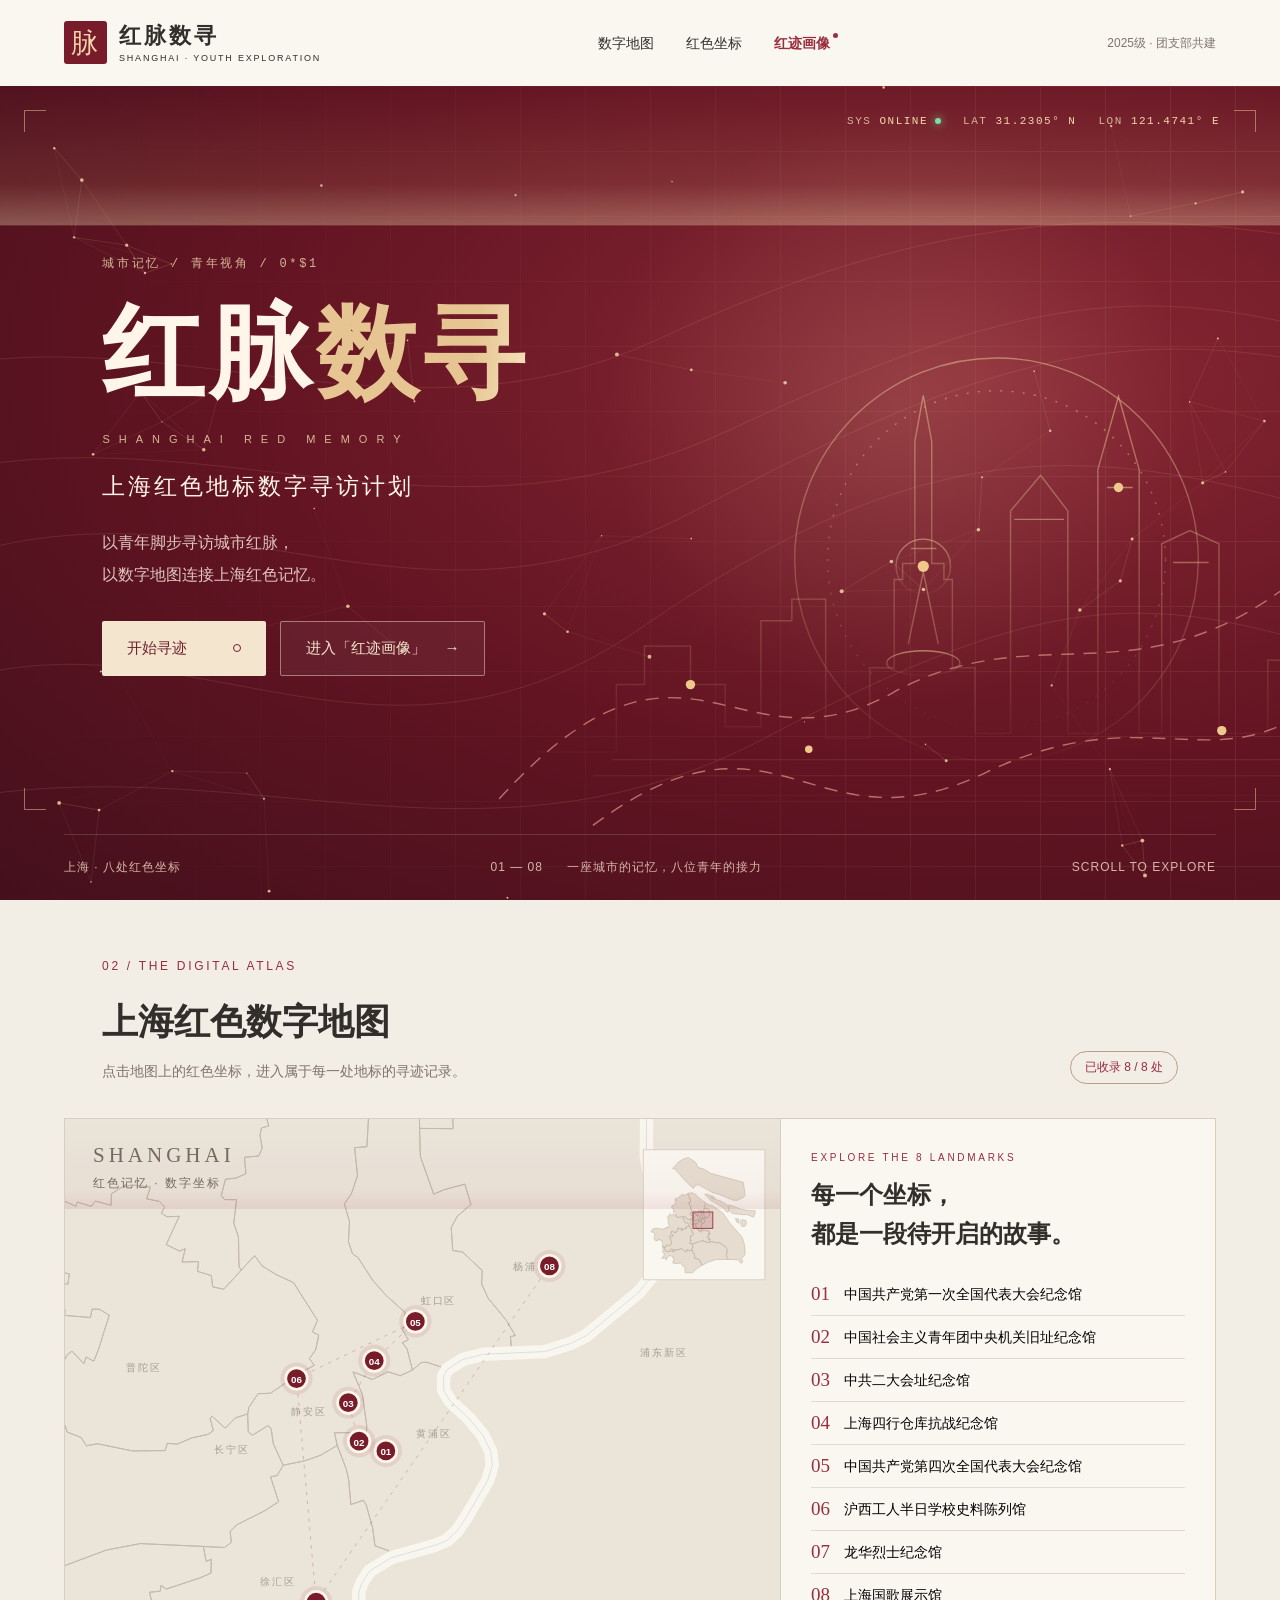
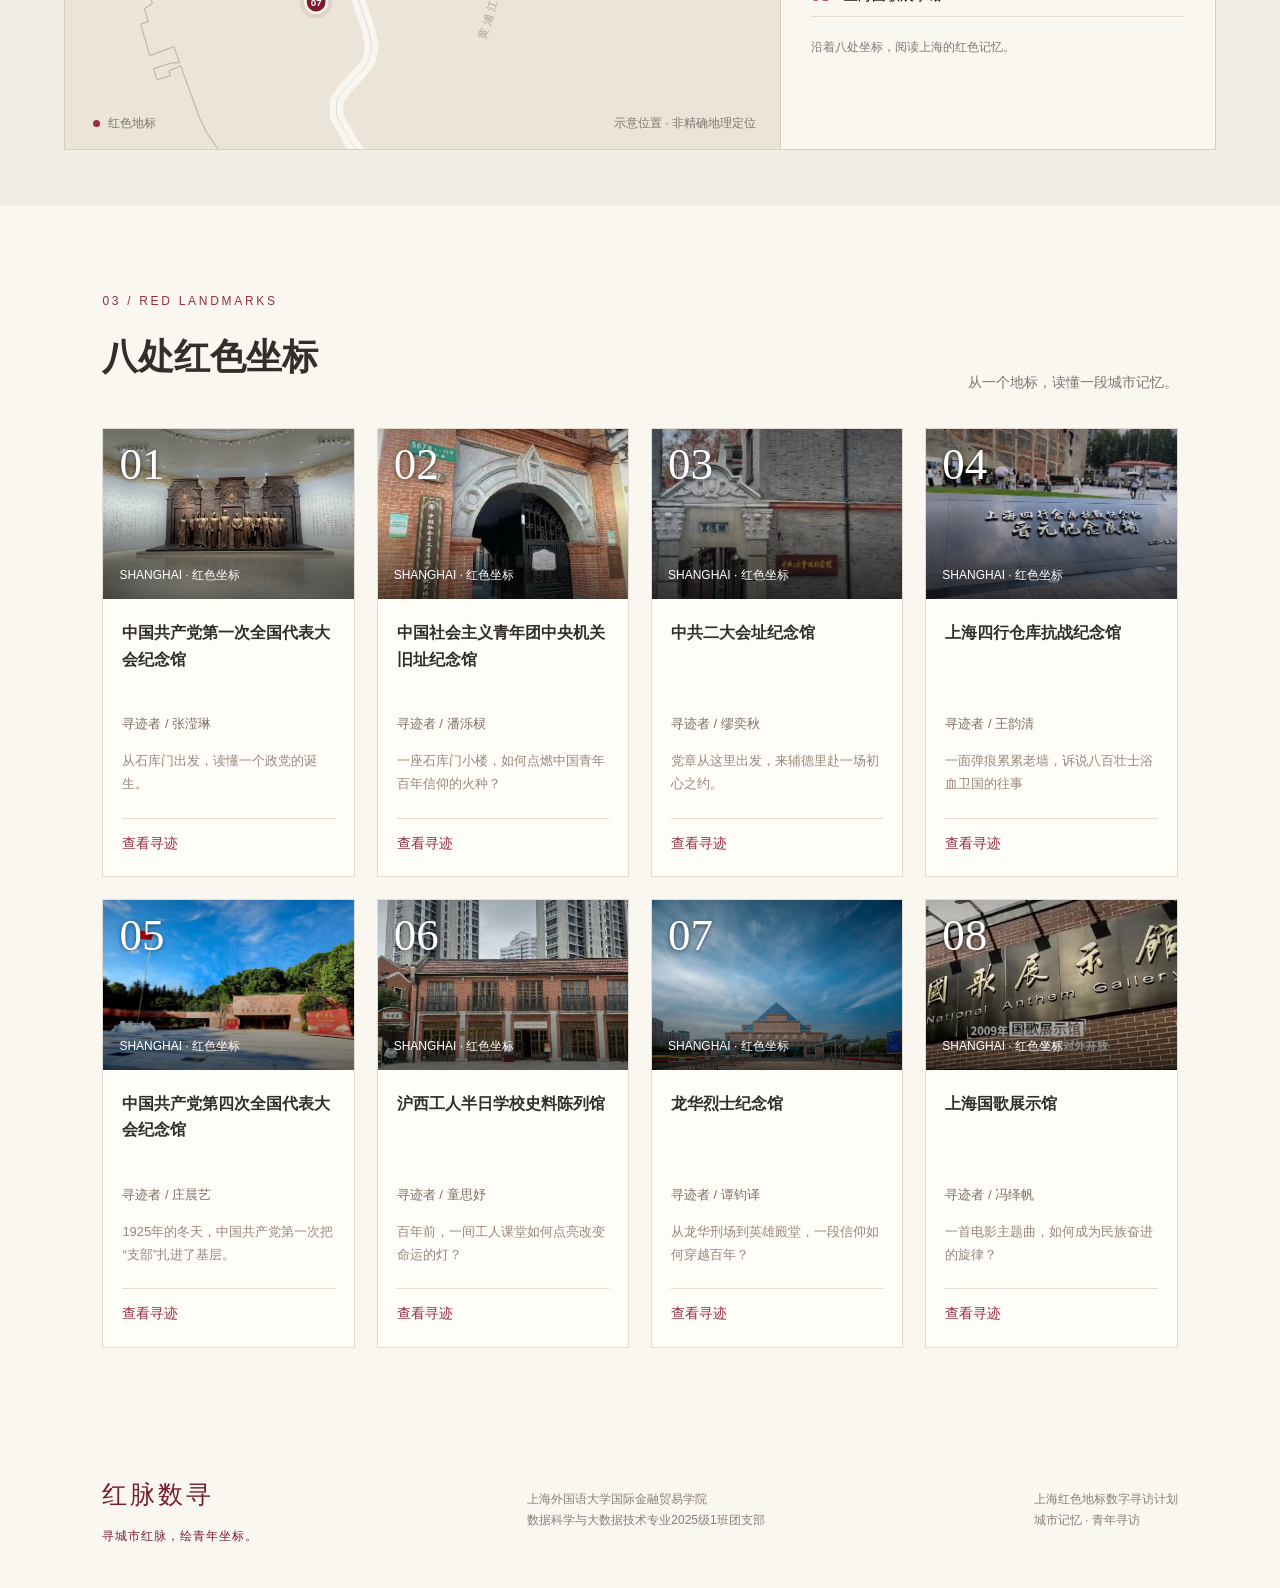
<file: index.html>
<!doctype html>
<html lang="zh-CN">
<head><meta charset="UTF-8"><meta name="viewport" content="width=device-width,initial-scale=1"><meta name="description" content="红脉数寻：8名青年共同参与的上海红色地标数字寻访计划。"><title>红脉数寻 · 上海红色地标数字寻访计划</title><link rel="icon" type="image/svg+xml" href="data:image/svg+xml,%3Csvg xmlns='http://www.w3.org/2000/svg' viewBox='0 0 40 40'%3E%3Crect width='40' height='40' rx='10' fill='%23891e31'/%3E%3Cpath d='M8 26L16 14L25 23L33 10' fill='none' stroke='%23f3ddae' stroke-width='3'/%3E%3C/svg%3E"><link rel="stylesheet" href="style.css"><script defer src="data.js"></script><script defer src="script.js"></script></head>
<body><a class="skip" href="#map">跳至数字地图</a><header><a class="brand" href="#home"><span class="brand-mark">脉</span><span>红脉数寻<small>SHANGHAI · YOUTH EXPLORATION</small></span></a><nav aria-label="主导航"><a href="#map">数字地图</a><a href="#landmarks">红色坐标</a><a class="nav-entry" href="hongji/index.html">红迹画像</a></nav><span class="edition">2025级 · 团支部共建</span></header>
<main><section class="hero" id="home"><div class="hero-grid"></div><svg class="hero-flow" viewBox="0 0 1600 900" preserveAspectRatio="xMidYMid slice" aria-hidden="true"><defs><linearGradient id="streak" x1="0" x2="1"><stop offset="0" stop-color="#efc98c" stop-opacity="0"/><stop offset=".5" stop-color="#f6dcae" stop-opacity=".95"/><stop offset="1" stop-color="#efc98c" stop-opacity="0"/></linearGradient></defs><g fill="none" stroke-linecap="round"><path class="rail" d="M-50 700C250 520 480 820 800 600S1300 380 1650 500"/><path class="rail" d="M-50 560C300 380 520 650 860 470S1350 250 1650 330"/><path class="rail" d="M-50 810C320 700 600 900 940 720S1380 560 1650 650"/><path class="rail" d="M-50 330C250 230 520 420 820 280S1340 120 1650 190"/><path class="rail" d="M-50 450C280 330 560 540 900 380S1380 210 1650 300"/><path class="streak s1" pathLength="1" d="M-50 700C250 520 480 820 800 600S1300 380 1650 500"/><path class="streak s2" pathLength="1" d="M-50 560C300 380 520 650 860 470S1350 250 1650 330"/><path class="streak s3" pathLength="1" d="M-50 810C320 700 600 900 940 720S1380 560 1650 650"/><path class="streak s4" pathLength="1" d="M-50 330C250 230 520 420 820 280S1340 120 1650 190"/><path class="streak s5" pathLength="1" d="M-50 450C280 330 560 540 900 380S1380 210 1650 300"/></g></svg><canvas class="hero-canvas" aria-hidden="true"></canvas><div class="hero-spot" aria-hidden="true"></div><div class="hero-scan" aria-hidden="true"></div><div class="hud" aria-hidden="true"><i class="hud-corner tl"></i><i class="hud-corner tr"></i><i class="hud-corner bl"></i><i class="hud-corner br"></i><div class="hud-read"><span>SYS <b>ONLINE</b><em></em></span><span>LAT <b id="hud-lat">31.2304° N</b></span><span>LON <b id="hud-lon">121.4737° E</b></span></div></div><div class="hero-copy"><p class="eyebrow">城市记忆 / 青年视角 / 数字共建</p><h1>红脉<span>数寻</span><i>SHANGHAI RED MEMORY</i></h1><h2>上海红色地标数字寻访计划</h2><p class="hero-description">以青年脚步寻访城市红脉，<br>以数字地图连接上海红色记忆。</p><div class="hero-actions"><a class="button light" href="#map">开始寻迹 <span class="button-dot"></span></a><a class="button entry" href="hongji/index.html">进入「红迹画像」<span class="entry-arrow">→</span></a></div></div><svg class="skyline" viewBox="0 0 900 590" aria-hidden="true"><defs><linearGradient id="city" x2="0" y2="1"><stop stop-color="#d1a37e" stop-opacity=".7"/><stop offset="1" stop-color="#d1a37e" stop-opacity=".04"/></linearGradient></defs><g fill="none" stroke="url(#city)" stroke-width="1.5"><circle class="ring" cx="530" cy="265" r="215"/><circle class="ring-dash" cx="530" cy="265" r="180" stroke-dasharray="2 10"/><path class="draw" pathLength="1" d="M40 470H125V398H155V357H204V398H241V443H279V330H312V307H348V455H395V380H421V286H430V269H443V139L452 90L461 139V269H474V286H483V380H507V450H545V213L577 175L606 213V450H638V169L660 91L682 169V450H706V248L736 234L767 248V450H819V372H859V470H895"/><path class="draw d2" pathLength="1" d="M436 355L452 278L468 355M439 253H466M549 222H602M648 188H675M718 268H756M120 478H863M100 495H875M140 516H845"/><circle cx="452" cy="272" r="29"/><ellipse cx="452" cy="375" rx="39" ry="13"/><path class="river" d="M100 548C300 400 330 582 518 492S770 520 900 393M0 520C200 300 250 500 419 407S701 440 900 240" stroke="#bd6e69"/></g><g fill="#efc98c"><circle class="dot" cx="204" cy="398" r="5"/><circle class="dot" style="animation-delay:.6s" cx="452" cy="272" r="6"/><circle class="dot" style="animation-delay:1.2s" cx="660" cy="188" r="5"/><circle class="dot" style="animation-delay:1.8s" cx="770" cy="447" r="5"/><circle class="dot" style="animation-delay:2.4s" cx="330" cy="467" r="4"/></g></svg><div class="hero-bottom"><span>上海 · 八处红色坐标</span><span>01 — 08 <b>一座城市的记忆，八位青年的接力</b></span><span>SCROLL TO EXPLORE</span></div></section>

<section class="map-section" id="map"><div class="section-heading"><div><p class="eyebrow red">02 / THE DIGITAL ATLAS</p><h2>上海红色数字地图</h2><p>点击地图上的红色坐标，进入属于每一处地标的寻迹记录。</p></div><span class="status">八处红色地标</span></div><div class="atlas"><div class="map-canvas"><div class="map-caption">SHANGHAI<br><small>红色记忆 · 数字坐标</small></div><svg id="map-svg" viewBox="0 0 800 660" role="group" aria-label="上海红色地标示意地图"><defs><pattern id="grid" width="35" height="35" patternUnits="userSpaceOnUse"><path d="M35 0H0V35" fill="none" stroke="#e5dcd1" stroke-width=".6"/></pattern></defs><rect width="800" height="660" fill="url(#grid)"/><g class="districts" fill="#eae4d9" stroke="#c4baab" stroke-width="1.1" stroke-linejoin="round"><path d="M304.6 342.8L314.6 368.9L317.5 381.7L319.8 408.9L333.7 404.2L337.0 409.3L344.2 435.2L346.8 455.1L361.9 460.5L365.4 468.3L414.5 454.4L427.3 449.0L438.8 438.3L449.6 422.2L473.0 381.8L478.1 364.9L476.4 349.6L467.6 331.5L451.9 312.5L431.0 293.2L423.6 280.9L423.6 265.3L428.0 257.4L404.7 249.7L398.6 250.1L388.7 258.5L375.1 264.8L361.6 260.4L344.1 269.0L322.2 260.5L332.7 285.7L337.7 321.7L337.1 328.6L301.5 328.5L304.6 342.8ZM304.6 342.8L286.3 353.6L269.0 359.8L244.1 365.0L237.4 376.5L230.0 378.0L239.0 405.8L222.7 416.3L192.0 431.7L184.8 439.3L186.1 451.2L178.5 457.0L154.7 455.7L158.0 472.4L163.6 470.3L163.3 485.7L151.0 491.0L113.3 503.5L107.5 499.3L106.5 505.8L94.5 507.1L97.7 519.9L88.7 525.7L93.2 539.7L84.7 542.8L94.9 578.1L121.7 567.9L128.2 585.9L119.2 586.1L99.2 592.6L102.8 604.9L117.8 600.7L116.2 595.1L129.4 589.4L150.5 647.4L158.8 664.7L174.1 686.5L184.5 704.1L234.0 696.7L241.0 725.1L242.0 735.3L231.7 756.9L239.2 762.5L251.0 760.7L265.1 751.4L268.1 754.0L281.8 749.7L279.6 759.7L286.9 776.1L271.2 780.7L266.7 787.2L285.3 794.5L287.8 804.7L297.1 806.5L321.8 801.9L323.0 776.1L329.6 762.5L343.2 736.8L344.4 713.0L341.3 701.3L320.4 675.7L303.8 645.5L303.8 629.1L313.6 614.3L331.4 595.5L340.0 583.9L343.4 567.6L339.4 549.0L328.6 516.7L328.6 506.6L333.1 494.7L341.3 482.9L365.4 468.3L361.9 460.5L346.8 455.1L344.2 435.2L337.0 409.3L333.7 404.2L319.8 408.9L317.5 381.7L314.6 368.9L304.6 342.8ZM244.1 365.0L233.1 341.0L230.6 323.9L226.9 320.7L209.4 331.6L205.0 327.2L204.4 307.5L190.5 312.1L179.2 323.4L164.8 310.3L162.3 312.3L166.0 326.2L160.0 330.5L141.9 334.4L125.6 341.3L114.5 340.5L112.0 348.6L75.3 348.9L36.2 340.9L23.9 343.2L18.0 333.9L2.3 327.8L0.2 320.3L-13.0 320.4L-23.0 305.4L-39.3 277.1L-43.7 272.4L-57.3 268.4L-52.7 258.8L-56.7 250.9L-62.2 253.5L-63.7 261.9L-71.1 252.2L-67.8 266.4L-83.5 266.1L-91.8 275.5L-74.7 288.0L-68.5 303.3L-68.6 313.0L-81.1 319.2L-83.1 327.0L-67.7 329.9L-76.1 331.7L-78.2 352.2L-88.5 356.7L-86.4 373.6L-91.3 373.9L-91.6 395.4L-90.0 434.3L-95.2 437.5L-92.9 449.9L-113.6 461.5L-91.9 498.5L-81.7 501.1L-48.4 485.3L-42.2 492.6L-30.0 488.1L-25.5 475.5L-19.1 478.3L-0.2 477.2L46.5 459.8L84.5 452.6L178.5 457.0L186.1 451.2L184.8 439.3L192.0 431.7L222.7 416.3L239.0 405.8L230.0 378.0L237.4 376.5L244.1 365.0ZM304.6 342.8L301.5 328.5L337.1 328.6L337.7 321.7L332.7 285.7L322.2 260.5L344.1 269.0L361.6 260.4L375.1 264.8L388.7 258.5L382.8 235.0L377.4 227.8L384.3 224.4L377.5 214.0L380.7 206.8L380.4 193.9L359.2 174.9L344.2 158.0L327.7 132.4L321.7 128.5L317.1 114.8L318.3 92.4L312.6 72.7L320.4 61.2L327.3 40.8L324.0 9.7L337.8 8.5L339.9 -29.3L339.4 -45.9L330.2 -50.1L302.8 -48.5L294.7 -41.7L272.0 -33.4L268.2 -43.9L235.1 -43.3L234.1 -48.0L224.6 -48.0L220.8 -39.5L228.0 -14.8L219.8 -12.3L218.2 -3.8L220.7 10.0L216.9 18.9L200.8 20.5L202.4 38.7L191.5 43.6L179.5 45.0L174.9 63.1L178.4 67.7L192.0 67.9L188.8 94.1L194.1 109.7L194.6 142.0L196.9 146.9L212.1 130.4L220.6 141.9L236.2 151.6L255.7 160.7L282.5 202.8L276.8 215.8L283.9 219.4L280.4 235.9L273.5 245.7L279.0 253.1L265.0 260.7L229.8 284.4L216.0 284.9L205.7 300.3L204.4 307.5L205.0 327.2L209.4 331.6L226.9 320.7L230.6 323.9L233.1 341.0L244.1 365.0L269.0 359.8L286.3 353.6L304.6 342.8ZM-39.3 277.1L-23.0 305.4L-13.0 320.4L0.2 320.3L2.3 327.8L18.0 333.9L23.9 343.2L36.2 340.9L75.3 348.9L112.0 348.6L114.5 340.5L125.6 341.3L141.9 334.4L160.0 330.5L166.0 326.2L162.3 312.3L164.8 310.3L179.2 323.4L190.5 312.1L204.4 307.5L205.7 300.3L216.0 284.9L229.8 284.4L265.0 260.7L279.0 253.1L273.5 245.7L280.4 235.9L283.9 219.4L276.8 215.8L282.5 202.8L255.7 160.7L236.2 151.6L220.6 141.9L212.1 130.4L177.7 168.0L165.3 165.4L163.7 152.8L148.2 148.0L149.4 137.1L131.0 137.6L134.5 122.8L128.1 125.3L113.2 118.1L127.8 86.5L114.2 86.9L107.8 82.9L111.5 76.1L105.9 69.8L91.3 66.9L95.6 53.7L74.4 51.4L62.3 54.6L51.9 61.3L51.6 74.0L34.0 69.5L29.4 75.3L13.8 70.5L12.2 75.2L-7.4 66.6L-7.4 64.0L-24.6 58.4L-19.0 53.7L-8.2 22.4L-18.9 22.5L-37.2 33.7L-43.3 26.5L-56.8 35.9L-54.3 42.4L-63.5 47.2L-63.6 42.1L-83.3 42.9L-83.0 57.4L-90.8 59.3L-98.0 52.8L-112.2 60.2L-110.2 68.3L-131.6 76.0L-128.5 90.5L-122.9 92.8L-110.5 87.1L-103.0 111.8L-99.5 110.5L-98.9 128.3L-90.1 130.0L-92.1 138.4L-74.6 143.9L-70.7 134.3L-28.8 144.0L-23.5 154.2L-15.7 146.2L4.8 150.9L3.3 162.4L-12.5 158.9L-20.4 161.1L-23.5 174.3L-14.0 188.5L0.1 190.8L-0.4 197.3L28.5 199.7L30.4 190.3L38.2 190.3L49.5 197.0L37.3 236.0L32.2 248.5L23.6 243.9L21.1 251.4L7.9 237.3L2.4 241.3L-9.6 265.6L-17.7 271.2L-19.6 264.0L-33.0 265.4L-33.0 274.5L-39.3 277.1ZM396.7 -11.9L396.6 -23.8L376.0 -24.1L355.3 -28.3L339.9 -29.3L337.8 8.5L324.0 9.7L327.3 40.8L320.4 61.2L312.6 72.7L318.3 92.4L317.1 114.8L321.7 128.5L327.7 132.4L344.2 158.0L359.2 174.9L380.4 193.9L380.7 206.8L377.5 214.0L384.3 224.4L377.4 227.8L382.8 235.0L388.7 258.5L398.6 250.1L404.7 249.7L428.0 257.4L445.2 246.6L468.0 240.8L500.0 238.9L498.3 220.9L503.8 219.9L493.6 202.6L473.4 178.0L466.1 162.1L466.8 147.2L444.9 126.5L433.8 124.6L432.1 99.0L439.0 86.3L454.2 73.2L447.3 50.5L424.1 56.7L412.5 61.7L397.6 19.5L396.7 -11.9ZM500.0 238.9L536.7 237.8L566.1 228.6L583.2 220.0L641.4 171.9L656.3 154.1L672.8 127.3L676.2 112.3L674.9 90.2L662.6 55.8L652.9 33.9L650.4 20.0L650.8 -49.1L646.2 -75.0L639.8 -88.3L630.5 -98.8L609.3 -113.7L529.8 -148.7L521.2 -133.5L512.5 -138.0L503.7 -125.3L463.7 -144.5L423.8 -84.6L437.2 -76.1L441.6 -65.3L432.6 -57.6L434.3 -11.6L396.7 -11.9L397.6 19.5L412.5 61.7L424.1 56.7L447.3 50.5L454.2 73.2L439.0 86.3L432.1 99.0L433.8 124.6L444.9 126.5L466.8 147.2L466.1 162.1L473.4 178.0L493.6 202.6L503.8 219.9L498.3 220.9L500.0 238.9ZM-24.2 1283.7L30.7 1264.4L93.9 1243.3L144.0 1235.6L156.8 1232.4L192.6 1219.0L217.4 1200.9L224.7 1190.8L235.3 1181.9L248.5 1175.2L273.4 1168.8L312.1 1169.0L330.9 1163.7L350.3 1151.3L366.7 1145.9L398.2 1143.1L409.1 1139.7L421.5 1148.2L418.4 1158.7L431.6 1204.3L441.4 1204.6L441.3 1199.9L455.3 1187.2L471.4 1179.3L479.8 1180.0L501.7 1168.1L514.5 1180.4L518.6 1189.2L511.9 1187.8L512.7 1200.2L521.3 1198.4L540.2 1213.5L551.4 1217.8L559.8 1213.8L570.7 1218.3L572.2 1224.3L589.0 1220.2L598.4 1224.7L609.8 1243.1L620.6 1241.0L622.3 1224.8L632.0 1223.4L631.0 1216.5L649.5 1214.6L679.3 1204.1L671.0 1194.3L680.1 1188.8L678.6 1180.0L682.6 1175.8L676.8 1156.5L671.7 1158.6L664.0 1151.5L677.1 1149.4L681.1 1133.9L693.3 1125.4L693.5 1116.4L685.5 1094.1L672.4 1099.5L674.6 1103.0L658.8 1115.4L645.4 1104.0L640.2 1119.1L632.8 1119.1L632.9 1125.0L625.0 1125.5L618.8 1116.5L620.6 1107.4L630.4 1108.8L639.2 1102.5L638.7 1083.0L642.9 1080.2L642.7 1037.0L651.6 1028.3L643.9 1023.7L634.7 1011.4L631.7 1012.8L627.0 1000.4L620.2 1006.3L613.1 1005.9L609.8 1011.7L604.0 1009.2L597.6 1015.1L583.0 1017.6L585.7 1007.2L580.7 993.8L589.0 988.0L589.1 981.5L605.9 976.8L602.0 958.4L606.5 950.6L614.9 950.0L617.2 942.9L633.7 936.2L620.6 927.9L629.9 919.4L641.3 917.5L636.3 912.9L653.4 909.2L653.2 906.1L669.9 901.9L695.3 886.9L686.6 882.0L683.2 886.9L677.0 880.9L656.4 877.5L649.7 872.9L634.7 876.6L632.6 883.0L623.1 885.9L613.2 876.1L606.5 860.4L616.4 855.5L616.6 847.8L641.5 840.7L649.7 834.4L650.7 841.0L659.0 841.0L668.7 834.2L667.2 822.8L655.5 813.5L651.4 804.6L656.6 802.3L648.3 789.0L649.2 785.3L637.4 771.4L644.1 763.3L633.5 758.7L628.8 751.7L622.4 760.2L619.0 755.5L608.7 757.4L612.7 764.4L603.6 772.0L592.1 765.0L585.6 746.8L576.5 748.8L571.0 755.2L562.6 739.7L552.3 742.7L549.6 738.0L529.2 744.5L521.2 750.3L516.4 746.2L493.4 750.2L490.9 739.5L482.9 727.2L463.4 731.8L458.0 738.3L462.8 749.3L450.4 752.5L440.3 726.0L421.3 736.8L412.8 715.2L398.6 714.3L397.7 724.3L385.1 731.5L382.9 739.5L370.3 742.2L383.2 767.9L369.8 767.3L359.3 753.7L358.8 759.3L346.5 767.0L329.6 762.5L323.0 776.1L321.8 801.9L297.1 806.5L287.8 804.7L285.3 794.5L266.7 787.2L271.2 780.7L286.9 776.1L279.6 759.7L281.8 749.7L268.1 754.0L265.1 751.4L251.0 760.7L239.2 762.5L231.7 756.9L242.0 735.3L241.0 725.1L234.0 696.7L184.5 704.1L174.1 686.5L158.8 664.7L150.5 647.4L129.4 589.4L116.2 595.1L117.8 600.7L102.8 604.9L99.2 592.6L119.2 586.1L128.2 585.9L121.7 567.9L94.9 578.1L84.7 542.8L93.2 539.7L88.7 525.7L97.7 519.9L94.5 507.1L106.5 505.8L107.5 499.3L113.3 503.5L151.0 491.0L163.3 485.7L163.6 470.3L158.0 472.4L154.7 455.7L84.5 452.6L46.5 459.8L-0.2 477.2L-19.1 478.3L-25.5 475.5L-30.0 488.1L-42.2 492.6L-48.4 485.3L-81.7 501.1L-91.9 498.5L-113.6 461.5L-92.9 449.9L-95.2 437.5L-90.0 434.3L-91.6 395.4L-91.3 373.9L-86.4 373.6L-88.5 356.7L-78.2 352.2L-76.1 331.7L-67.7 329.9L-83.1 327.0L-81.1 319.2L-68.6 313.0L-68.5 303.3L-74.7 288.0L-91.8 275.5L-103.2 281.9L-106.7 297.0L-132.5 306.4L-143.3 306.2L-168.2 315.6L-209.3 302.4L-229.5 300.7L-243.7 294.0L-257.3 272.9L-261.5 253.2L-273.3 245.8L-281.0 234.2L-271.7 220.0L-284.5 219.8L-301.3 213.4L-314.7 218.4L-337.4 201.9L-338.9 191.6L-351.4 194.8L-370.7 189.7L-371.5 193.4L-394.3 214.4L-399.0 231.7L-413.0 237.4L-418.8 261.8L-414.0 265.1L-392.3 262.4L-386.4 279.4L-381.8 272.9L-376.1 277.7L-371.6 292.7L-361.6 302.0L-358.8 316.9L-363.5 319.0L-358.1 332.8L-360.6 342.8L-353.2 350.8L-348.1 362.7L-354.2 371.7L-339.4 386.6L-336.6 395.1L-342.0 399.1L-336.3 408.4L-329.8 408.6L-313.3 427.8L-294.4 446.2L-272.3 443.0L-261.4 435.5L-245.4 418.8L-244.4 411.5L-236.4 409.3L-227.6 415.8L-217.4 432.8L-190.8 466.3L-183.4 482.5L-165.1 511.2L-159.3 523.6L-157.5 536.7L-140.0 565.1L-128.8 588.7L-123.7 589.5L-114.5 607.4L-115.3 616.2L-107.3 620.1L-101.4 639.2L-97.2 640.4L-90.3 653.5L-97.1 658.2L-79.4 674.9L-70.8 691.7L-73.0 695.1L-66.4 707.7L-70.1 709.4L-61.3 724.2L-63.9 725.4L-54.5 740.6L-43.0 741.1L-51.0 749.1L-40.6 764.8L-33.1 760.8L-29.9 768.6L-45.8 784.3L-47.6 779.4L-58.0 783.6L-48.7 812.4L-25.3 806.4L-23.0 813.6L-10.8 810.4L7.6 852.3L20.0 887.6L15.4 893.4L9.3 890.5L-1.7 895.3L-5.5 911.6L-12.9 915.8L-5.2 926.4L-7.5 932.3L-29.0 938.5L-25.9 949.1L-41.7 959.8L-74.9 968.1L-81.5 954.0L-101.9 963.1L-102.7 1020.5L-107.4 1039.7L-106.3 1073.8L-108.6 1078.6L-106.7 1093.2L-107.2 1136.9L-109.4 1145.9L-86.7 1143.9L-77.1 1140.2L-72.3 1143.6L-86.9 1157.8L-92.3 1173.6L-118.4 1209.7L-128.0 1213.6L-130.3 1219.1L-129.9 1236.7L-133.6 1262.5L-128.3 1272.8L-121.1 1270.2L-105.0 1272.7L-73.9 1288.6L-49.0 1290.9L-24.2 1283.7ZM196.9 146.9L194.6 142.0L194.1 109.7L188.8 94.1L192.0 67.9L178.4 67.7L174.9 63.1L179.5 45.0L191.5 43.6L202.4 38.7L200.8 20.5L216.9 18.9L220.7 10.0L218.2 -3.8L219.8 -12.3L228.0 -14.8L220.8 -39.5L224.6 -48.0L234.1 -48.0L235.1 -43.3L268.2 -43.9L272.0 -33.4L294.7 -41.7L302.8 -48.5L330.2 -50.1L339.4 -45.9L339.9 -29.3L355.3 -28.3L376.0 -24.1L396.6 -23.8L396.7 -11.9L434.3 -11.6L432.6 -57.6L441.6 -65.3L437.2 -76.1L423.8 -84.6L463.7 -144.5L503.7 -125.3L512.5 -138.0L521.2 -133.5L529.8 -148.7L494.7 -168.9L473.2 -189.3L457.9 -219.1L456.7 -236.4L457.9 -253.3L469.4 -274.1L486.3 -300.3L515.7 -335.0L469.6 -378.3L476.5 -387.4L500.3 -375.8L502.5 -379.7L481.1 -394.0L453.0 -407.3L449.6 -401.8L469.2 -393.0L465.1 -382.5L426.1 -424.5L383.2 -461.2L324.6 -503.8L265.9 -552.1L226.8 -582.3L175.0 -629.6L145.2 -651.5L127.3 -662.8L126.1 -671.6L133.8 -686.7L131.0 -693.8L34.2 -747.8L-12.4 -769.8L-27.4 -775.5L-74.8 -790.3L-100.2 -775.7L-121.2 -760.0L-128.8 -760.0L-142.4 -752.4L-140.5 -742.1L-153.1 -742.4L-152.7 -755.1L-146.6 -756.7L-152.3 -766.3L-163.9 -765.9L-168.3 -748.4L-179.6 -754.8L-184.9 -766.5L-200.9 -764.2L-199.7 -756.8L-210.6 -753.6L-219.5 -742.5L-216.4 -730.8L-203.8 -727.1L-197.5 -717.5L-188.8 -714.3L-185.1 -703.6L-190.6 -699.4L-185.3 -694.2L-174.9 -668.1L-166.3 -670.6L-156.8 -646.6L-171.9 -636.6L-159.6 -621.1L-150.9 -623.3L-152.6 -614.3L-161.9 -612.5L-160.2 -588.6L-151.1 -577.7L-157.3 -576.1L-153.5 -568.3L-139.1 -568.8L-128.2 -544.8L-132.5 -541.7L-125.4 -514.8L-115.5 -509.2L-107.5 -511.0L-97.7 -480.5L-97.5 -469.7L-102.5 -468.4L-98.3 -452.3L-97.8 -429.2L-111.7 -421.0L-106.0 -408.2L-111.3 -406.2L-109.2 -396.9L-118.1 -395.3L-124.7 -401.7L-171.7 -383.2L-161.5 -369.4L-167.3 -365.8L-170.3 -348.9L-161.3 -345.2L-147.9 -345.8L-142.4 -339.2L-141.7 -329.3L-151.4 -313.0L-142.7 -310.5L-130.9 -281.7L-117.9 -282.0L-115.3 -271.6L-123.8 -267.3L-115.0 -255.6L-106.3 -248.9L-108.5 -243.7L-99.7 -239.1L-102.9 -227.0L-94.4 -216.2L-90.0 -203.8L-85.3 -201.9L-81.6 -191.4L-96.0 -184.5L-93.9 -174.3L-104.2 -164.6L-112.1 -166.2L-111.3 -149.8L-98.1 -148.8L-94.6 -139.9L-90.0 -140.8L-78.4 -127.4L-71.9 -129.8L-65.5 -108.0L-76.9 -107.0L-80.8 -96.2L-78.7 -87.4L-66.7 -64.6L-61.4 -60.5L-70.3 -57.6L-67.8 -47.9L-55.8 -49.7L-60.5 -42.9L-60.8 -31.9L-74.9 -33.7L-85.2 -11.7L-89.8 -6.2L-100.7 20.0L-115.3 27.4L-105.7 48.1L-100.1 44.5L-98.0 52.8L-90.8 59.3L-83.0 57.4L-83.3 42.9L-63.6 42.1L-63.5 47.2L-54.3 42.4L-56.8 35.9L-43.3 26.5L-37.2 33.7L-18.9 22.5L-8.2 22.4L-19.0 53.7L-24.6 58.4L-7.4 64.0L-7.4 66.6L12.2 75.2L13.8 70.5L29.4 75.3L34.0 69.5L51.6 74.0L51.9 61.3L62.3 54.6L74.4 51.4L95.6 53.7L91.3 66.9L105.9 69.8L111.5 76.1L107.8 82.9L114.2 86.9L127.8 86.5L113.2 118.1L128.1 125.3L134.5 122.8L131.0 137.6L149.4 137.1L148.2 148.0L163.7 152.8L165.3 165.4L177.7 168.0L196.9 146.9ZM-705.2 123.7L-704.6 141.5L-711.7 158.7L-699.2 164.4L-691.5 147.4L-680.9 158.7L-675.7 152.7L-658.9 173.0L-657.7 189.8L-649.9 191.7L-654.7 203.1L-646.5 208.0L-637.0 200.5L-628.7 209.2L-621.9 204.4L-620.1 213.8L-612.8 210.0L-604.9 218.4L-596.5 218.1L-590.1 208.6L-574.7 213.1L-573.5 221.5L-563.9 222.4L-564.5 213.9L-552.0 206.8L-541.1 204.5L-542.0 199.4L-530.3 188.0L-523.3 198.0L-518.9 196.0L-519.1 185.1L-509.6 188.9L-504.4 210.2L-480.8 202.7L-484.3 198.4L-472.2 192.0L-473.3 186.2L-454.5 181.6L-454.9 177.8L-434.6 177.8L-426.3 180.2L-411.1 190.7L-396.8 189.1L-396.2 194.3L-371.5 193.4L-370.7 189.7L-351.4 194.8L-338.9 191.6L-337.4 201.9L-314.7 218.4L-301.3 213.4L-284.5 219.8L-271.7 220.0L-281.0 234.2L-273.3 245.8L-261.5 253.2L-257.3 272.9L-243.7 294.0L-229.5 300.7L-209.3 302.4L-168.2 315.6L-143.3 306.2L-132.5 306.4L-106.7 297.0L-103.2 281.9L-91.8 275.5L-83.5 266.1L-67.8 266.4L-71.1 252.2L-63.7 261.9L-62.2 253.5L-56.7 250.9L-52.7 258.8L-57.3 268.4L-43.7 272.4L-39.3 277.1L-33.0 274.5L-33.0 265.4L-19.6 264.0L-17.7 271.2L-9.6 265.6L2.4 241.3L7.9 237.3L21.1 251.4L23.6 243.9L32.2 248.5L37.3 236.0L49.5 197.0L38.2 190.3L30.4 190.3L28.5 199.7L-0.4 197.3L0.1 190.8L-14.0 188.5L-23.5 174.3L-20.4 161.1L-12.5 158.9L3.3 162.4L4.8 150.9L-15.7 146.2L-23.5 154.2L-28.8 144.0L-70.7 134.3L-74.6 143.9L-92.1 138.4L-90.1 130.0L-98.9 128.3L-99.5 110.5L-103.0 111.8L-110.5 87.1L-122.9 92.8L-128.5 90.5L-131.6 76.0L-110.2 68.3L-112.2 60.2L-98.0 52.8L-100.1 44.5L-105.7 48.1L-115.3 27.4L-100.7 20.0L-89.8 -6.2L-85.2 -11.7L-74.9 -33.7L-60.8 -31.9L-60.5 -42.9L-55.8 -49.7L-67.8 -47.9L-70.3 -57.6L-61.4 -60.5L-66.7 -64.6L-78.7 -87.4L-80.8 -96.2L-76.9 -107.0L-65.5 -108.0L-71.9 -129.8L-78.4 -127.4L-90.0 -140.8L-94.6 -139.9L-98.1 -148.8L-111.3 -149.8L-112.1 -166.2L-104.2 -164.6L-93.9 -174.3L-96.0 -184.5L-81.6 -191.4L-85.3 -201.9L-90.0 -203.8L-94.4 -216.2L-102.9 -227.0L-99.7 -239.1L-108.5 -243.7L-106.3 -248.9L-115.0 -255.6L-123.8 -267.3L-115.3 -271.6L-117.9 -282.0L-130.9 -281.7L-142.7 -310.5L-151.4 -313.0L-141.7 -329.3L-142.4 -339.2L-147.9 -345.8L-161.3 -345.2L-170.3 -348.9L-167.3 -365.8L-161.5 -369.4L-171.7 -383.2L-124.7 -401.7L-118.1 -395.3L-109.2 -396.9L-111.3 -406.2L-106.0 -408.2L-111.7 -421.0L-97.8 -429.2L-98.3 -452.3L-102.5 -468.4L-97.5 -469.7L-97.7 -480.5L-107.5 -511.0L-115.5 -509.2L-125.4 -514.8L-132.5 -541.7L-128.2 -544.8L-139.1 -568.8L-153.5 -568.3L-157.3 -576.1L-151.1 -577.7L-160.2 -588.6L-161.9 -612.5L-152.6 -614.3L-150.9 -623.3L-159.6 -621.1L-171.9 -636.6L-156.8 -646.6L-166.3 -670.6L-174.9 -668.1L-185.3 -694.2L-190.6 -699.4L-185.1 -703.6L-188.8 -714.3L-197.5 -717.5L-203.8 -727.1L-216.4 -730.8L-217.6 -722.3L-224.0 -719.1L-223.9 -710.5L-240.9 -703.9L-250.5 -711.2L-254.5 -700.9L-267.9 -707.3L-273.5 -703.9L-286.7 -706.2L-284.6 -699.5L-297.5 -691.7L-298.3 -686.7L-312.1 -682.7L-322.7 -694.8L-327.8 -690.0L-327.5 -678.9L-335.0 -678.0L-346.4 -668.8L-347.3 -661.4L-369.5 -656.6L-366.6 -679.9L-373.3 -677.8L-374.2 -665.1L-381.3 -664.3L-386.4 -656.6L-395.1 -654.4L-399.3 -665.4L-391.4 -673.1L-404.0 -670.4L-406.0 -694.2L-414.8 -708.2L-415.7 -719.0L-427.8 -712.2L-436.1 -715.1L-433.8 -697.3L-441.9 -696.5L-456.2 -674.1L-449.0 -670.1L-450.7 -655.9L-464.4 -656.8L-467.2 -650.4L-482.6 -650.6L-488.2 -647.3L-506.2 -650.1L-501.6 -656.2L-503.7 -662.4L-530.3 -646.4L-540.1 -636.0L-541.8 -624.5L-567.9 -618.6L-597.8 -591.3L-599.8 -578.3L-597.8 -566.3L-615.2 -555.0L-634.6 -546.6L-651.7 -549.4L-658.7 -542.8L-664.3 -550.0L-674.3 -544.9L-681.3 -548.1L-726.4 -525.8L-729.0 -506.7L-724.9 -495.7L-709.3 -485.7L-689.4 -480.5L-675.4 -480.3L-676.0 -470.0L-670.1 -460.9L-677.7 -463.8L-679.9 -455.3L-700.1 -455.2L-713.8 -439.9L-730.1 -437.1L-730.2 -431.7L-720.0 -429.5L-721.2 -416.8L-706.0 -408.3L-699.3 -408.9L-702.6 -400.2L-688.2 -394.5L-691.4 -385.9L-707.3 -377.9L-704.7 -369.5L-716.0 -363.8L-719.0 -352.8L-708.5 -348.1L-725.4 -344.8L-719.4 -333.9L-738.1 -325.4L-727.3 -316.0L-721.0 -304.4L-722.8 -298.6L-746.1 -291.4L-747.3 -295.2L-759.1 -288.4L-756.1 -282.0L-778.2 -273.0L-779.9 -276.3L-803.1 -264.9L-806.4 -271.7L-823.2 -261.4L-838.0 -256.0L-833.1 -243.2L-820.3 -241.0L-816.6 -233.6L-840.0 -226.7L-841.0 -219.9L-852.9 -218.2L-854.2 -225.2L-860.6 -225.5L-861.3 -217.5L-856.3 -201.7L-859.3 -179.6L-855.8 -176.8L-856.1 -163.6L-846.7 -167.1L-844.4 -163.1L-826.4 -167.7L-816.6 -151.7L-826.1 -149.9L-824.0 -135.7L-804.2 -133.0L-782.6 -138.7L-781.3 -128.2L-783.7 -101.7L-780.2 -91.6L-775.5 -91.1L-773.1 -66.3L-778.9 -65.8L-778.6 -57.2L-793.2 -42.0L-793.8 -32.7L-788.6 -22.4L-790.8 -13.1L-784.8 0.8L-786.9 3.8L-784.2 22.9L-771.5 25.0L-752.0 21.4L-754.3 11.2L-738.3 -4.7L-727.9 10.0L-715.0 36.8L-721.2 37.4L-708.6 56.0L-713.3 64.3L-702.0 71.6L-696.3 81.9L-686.7 80.9L-680.1 95.2L-686.4 104.5L-699.2 107.7L-699.4 116.7L-705.2 123.7ZM679.3 1204.1L700.2 1199.7L720.7 1199.7L725.3 1194.5L759.7 1195.0L762.7 1189.8L790.9 1193.3L826.3 1192.8L836.3 1214.4L845.7 1226.1L932.5 1223.5L958.6 1223.9L987.1 1226.0L1008.4 1230.3L1021.1 1237.2L1025.1 1229.5L1055.1 1237.3L1070.1 1236.0L1086.3 1239.1L1107.8 1246.5L1127.9 1256.0L1152.1 1271.7L1215.6 1322.8L1222.4 1335.6L1235.6 1350.5L1232.1 1358.0L1242.5 1365.7L1255.0 1366.2L1268.6 1384.5L1273.2 1380.0L1282.3 1381.3L1306.6 1395.1L1312.4 1401.1L1312.0 1412.7L1324.1 1423.8L1314.5 1430.1L1313.9 1436.8L1323.2 1436.4L1321.7 1442.9L1330.3 1444.1L1335.5 1437.1L1341.4 1449.0L1352.2 1454.2L1353.4 1463.4L1368.1 1465.5L1367.6 1482.2L1379.1 1517.7L1376.2 1540.1L1372.0 1546.7L1369.9 1571.2L1372.0 1588.0L1371.5 1607.0L1362.2 1638.6L1364.4 1659.7L1352.6 1661.3L1350.4 1680.3L1347.5 1681.3L1336.0 1728.5L1340.0 1778.4L1421.2 1908.7L1788.9 1919.2L1824.9 1924.1L1855.8 1948.6L1919.2 2063.1L2005.7 2016.1L1958.4 1907.6L1954.6 1891.1L1955.9 1874.0L2009.1 1822.5L2057.7 1777.4L2086.2 1729.4L2096.3 1683.4L2101.3 1586.1L2093.8 1448.3L2076.2 1320.3L2031.8 1135.2L1982.3 1014.1L1929.5 941.9L1739.1 725.2L1721.0 690.5L1619.1 594.6L1474.5 433.2L1255.0 98.2L1206.3 39.6L1184.4 19.3L1150.9 -3.5L1074.6 -54.2L787.5 -249.1L756.5 -263.7L643.9 -291.6L571.5 -310.5L515.7 -335.0L486.3 -300.3L469.4 -274.1L457.9 -253.3L456.7 -236.4L457.9 -219.1L473.2 -189.3L494.7 -168.9L529.8 -148.7L609.3 -113.7L630.5 -98.8L639.8 -88.3L646.2 -75.0L650.8 -49.1L650.4 20.0L652.9 33.9L662.6 55.8L674.9 90.2L676.2 112.3L672.8 127.3L656.3 154.1L641.4 171.9L583.2 220.0L566.1 228.6L536.7 237.8L500.0 238.9L468.0 240.8L445.2 246.6L428.0 257.4L423.6 265.3L423.6 280.9L431.0 293.2L451.9 312.5L467.6 331.5L476.4 349.6L478.1 364.9L473.0 381.8L449.6 422.2L438.8 438.3L427.3 449.0L414.5 454.4L365.4 468.3L341.3 482.9L333.1 494.7L328.6 506.6L328.6 516.7L339.4 549.0L343.4 567.6L340.0 583.9L331.4 595.5L313.6 614.3L303.8 629.1L303.8 645.5L320.4 675.7L341.3 701.3L344.4 713.0L343.2 736.8L329.6 762.5L346.5 767.0L358.8 759.3L359.3 753.7L369.8 767.3L383.2 767.9L370.3 742.2L382.9 739.5L385.1 731.5L397.7 724.3L398.6 714.3L412.8 715.2L421.3 736.8L440.3 726.0L450.4 752.5L462.8 749.3L458.0 738.3L463.4 731.8L482.9 727.2L490.9 739.5L493.4 750.2L516.4 746.2L521.2 750.3L529.2 744.5L549.6 738.0L552.3 742.7L562.6 739.7L571.0 755.2L576.5 748.8L585.6 746.8L592.1 765.0L603.6 772.0L612.7 764.4L608.7 757.4L619.0 755.5L622.4 760.2L628.8 751.7L633.5 758.7L644.1 763.3L637.4 771.4L649.2 785.3L648.3 789.0L656.6 802.3L651.4 804.6L655.5 813.5L667.2 822.8L668.7 834.2L659.0 841.0L650.7 841.0L649.7 834.4L641.5 840.7L616.6 847.8L616.4 855.5L606.5 860.4L613.2 876.1L623.1 885.9L632.6 883.0L634.7 876.6L649.7 872.9L656.4 877.5L677.0 880.9L683.2 886.9L686.6 882.0L695.3 886.9L669.9 901.9L653.2 906.1L653.4 909.2L636.3 912.9L641.3 917.5L629.9 919.4L620.6 927.9L633.7 936.2L617.2 942.9L614.9 950.0L606.5 950.6L602.0 958.4L605.9 976.8L589.1 981.5L589.0 988.0L580.7 993.8L585.7 1007.2L583.0 1017.6L597.6 1015.1L604.0 1009.2L609.8 1011.7L613.1 1005.9L620.2 1006.3L627.0 1000.4L631.7 1012.8L634.7 1011.4L643.9 1023.7L651.6 1028.3L642.7 1037.0L642.9 1080.2L638.7 1083.0L639.2 1102.5L630.4 1108.8L620.6 1107.4L618.8 1116.5L625.0 1125.5L632.9 1125.0L632.8 1119.1L640.2 1119.1L645.4 1104.0L658.8 1115.4L674.6 1103.0L672.4 1099.5L685.5 1094.1L693.5 1116.4L693.3 1125.4L681.1 1133.9L677.1 1149.4L664.0 1151.5L671.7 1158.6L676.8 1156.5L682.6 1175.8L678.6 1180.0L680.1 1188.8L671.0 1194.3L679.3 1204.1Z"/></g><path class="huangpu" d="M486.3 -300.3L469.4 -274.1L457.9 -253.3L456.7 -236.4L457.9 -219.1L473.2 -189.3L494.7 -168.9L529.8 -148.7L609.3 -113.7L630.5 -98.8L639.8 -88.3L646.2 -75.0L650.8 -49.1L650.4 20.0L652.9 33.9L662.6 55.8L674.9 90.2L676.2 112.3L672.8 127.3L656.3 154.1L641.4 171.9L583.2 220.0L566.1 228.6L536.7 237.8L468.0 240.8L445.2 246.6L428.0 257.4L423.6 265.3L423.6 280.9L431.0 293.2L451.9 312.5L467.6 331.5L476.4 349.6L478.1 364.9L473.0 381.8L449.6 422.2L438.8 438.3L427.3 449.0L414.5 454.4L365.4 468.3L341.3 482.9L333.1 494.7L328.6 506.6L328.6 516.7L339.4 549.0L343.4 567.6L340.0 583.9L331.4 595.5L313.6 614.3L303.8 629.1L303.8 645.5L320.4 675.7L341.3 701.3L344.4 713.0L343.2 736.8" fill="none" stroke="#f9f6ef" stroke-width="15" stroke-linecap="round" stroke-linejoin="round"/><path d="M486.3 -300.3L469.4 -274.1L457.9 -253.3L456.7 -236.4L457.9 -219.1L473.2 -189.3L494.7 -168.9L529.8 -148.7L609.3 -113.7L630.5 -98.8L639.8 -88.3L646.2 -75.0L650.8 -49.1L650.4 20.0L652.9 33.9L662.6 55.8L674.9 90.2L676.2 112.3L672.8 127.3L656.3 154.1L641.4 171.9L583.2 220.0L566.1 228.6L536.7 237.8L468.0 240.8L445.2 246.6L428.0 257.4L423.6 265.3L423.6 280.9L431.0 293.2L451.9 312.5L467.6 331.5L476.4 349.6L478.1 364.9L473.0 381.8L449.6 422.2L438.8 438.3L427.3 449.0L414.5 454.4L365.4 468.3L341.3 482.9L333.1 494.7L328.6 506.6L328.6 516.7L339.4 549.0L343.4 567.6L340.0 583.9L331.4 595.5L313.6 614.3L303.8 629.1L303.8 645.5L320.4 675.7L341.3 701.3L344.4 713.0L343.2 736.8" fill="none" stroke="#cdd8d8" stroke-width="1" stroke-linecap="round" stroke-linejoin="round" opacity=".8"/><g class="district-labels"><text x="413" y="333" class="district-label">黄浦区</text><text x="238" y="499" class="district-label">徐汇区</text><text x="187" y="351" class="district-label">长宁区</text><text x="273" y="309" class="district-label">静安区</text><text x="88" y="259" class="district-label">普陀区</text><text x="418" y="185" class="district-label">虹口区</text><text x="521" y="147" class="district-label">杨浦区</text><text x="670" y="243" class="district-label">浦东新区</text></g><text x="470" y="560" class="geo-label" transform="rotate(-72 470 560)">黄浦江</text><path id="connections" fill="none" stroke="#a84751" stroke-opacity=".35" stroke-dasharray="4 6"/><g id="nodes"></g><g class="inset" transform="translate(655 20)"><rect x="-8" y="-8" width="136" height="145.42510121457482" fill="#faf7f1" stroke="#d8cec0"/><path d="M56.1 71.2L57.8 74.6L59.5 74.1L60.9 71.8L58.9 68.6L56.6 68.9L57.0 70.8L56.1 71.2ZM56.1 71.2L54.4 71.8L54.3 72.9L51.9 74.3L52.2 75.1L50.3 75.7L50.0 76.7L51.2 77.9L50.5 78.4L51.2 78.0L52.8 81.2L54.1 81.0L54.1 82.7L55.5 82.5L55.0 83.5L55.9 84.0L56.6 83.9L57.2 82.1L56.1 79.1L57.1 77.9L56.9 75.4L57.8 74.6L56.1 71.2ZM54.4 71.8L53.3 70.2L50.7 71.3L48.3 71.2L45.7 68.6L45.1 69.3L45.8 70.8L44.5 74.5L45.4 75.6L50.0 74.2L52.6 74.3L54.3 72.9L54.4 71.8ZM56.1 71.2L57.0 70.8L56.6 68.9L58.4 68.8L58.2 67.0L56.4 64.8L57.1 60.4L53.9 60.3L53.7 62.2L52.5 63.4L53.1 65.7L53.5 65.3L54.7 66.1L55.5 67.7L53.3 70.7L54.0 70.6L54.4 71.8L56.1 71.2ZM46.5 69.3L48.3 71.2L50.7 71.3L55.4 68.7L55.5 67.3L53.5 65.3L52.2 66.2L50.8 64.9L51.2 64.0L50.3 63.1L48.0 63.7L46.9 63.3L47.4 62.3L46.4 62.4L44.1 64.2L45.1 65.5L47.8 65.8L47.0 66.5L47.6 67.1L49.0 67.1L48.5 68.5L47.9 68.2L46.5 69.3ZM58.7 61.3L57.1 60.8L56.6 65.2L58.2 67.0L58.4 68.8L61.5 68.3L59.7 65.1L60.1 63.0L59.1 63.4L58.7 61.3ZM61.5 68.3L63.8 67.8L66.4 64.8L65.4 59.2L62.4 57.5L61.6 58.2L60.5 57.6L59.4 59.3L59.7 61.3L58.7 61.3L59.1 63.4L60.1 63.0L59.7 65.1L61.5 68.3ZM47.0 97.3L59.0 93.3L59.6 95.1L61.6 94.1L61.9 95.0L64.9 96.1L66.5 95.1L66.1 93.6L66.9 92.7L66.7 92.0L65.0 92.9L65.7 90.2L65.1 89.4L63.8 89.9L63.8 89.2L65.3 87.0L66.9 86.3L64.7 86.0L64.8 85.2L66.2 84.8L65.1 82.5L64.4 83.1L61.0 81.8L60.1 82.5L58.7 81.5L57.9 82.3L58.3 83.0L56.8 82.8L56.6 83.9L55.6 84.0L55.0 83.5L55.5 82.5L54.1 82.7L54.1 81.0L52.8 81.2L51.2 78.0L50.5 78.4L51.2 77.9L50.3 77.7L50.3 75.7L52.2 75.1L51.9 74.3L45.1 75.5L44.5 74.5L45.6 69.6L43.0 70.4L41.3 70.0L40.1 67.7L37.3 66.9L36.0 68.9L37.6 70.0L38.1 72.7L39.5 74.0L41.3 73.2L46.7 82.8L46.3 84.2L47.3 84.2L48.2 86.3L46.5 88.3L44.8 88.4L44.6 93.5L45.6 93.4L43.9 96.7L47.0 97.3ZM53.1 65.7L52.5 63.4L53.7 62.2L53.9 60.3L56.8 60.2L59.7 61.3L59.4 59.3L60.5 57.6L62.1 57.9L60.4 55.6L62.0 52.3L60.7 51.1L61.6 51.1L60.2 50.3L60.6 51.0L51.2 43.2L51.3 42.4L48.6 40.9L45.6 39.7L43.7 41.0L43.4 40.4L42.0 40.4L41.6 41.3L43.0 43.0L43.3 45.6L44.9 48.3L44.6 50.6L42.9 51.0L45.3 56.0L44.5 57.5L45.6 58.0L46.1 60.3L44.4 62.4L45.1 63.3L47.4 62.3L46.9 63.3L48.0 63.7L50.3 63.1L51.3 65.5L52.6 66.3L53.1 65.7ZM28.0 65.1L27.9 66.0L28.9 65.9L29.7 67.4L32.0 67.8L32.9 66.9L33.6 67.5L35.0 66.6L38.2 67.0L40.1 67.7L40.9 69.8L43.0 70.4L44.7 69.9L45.7 68.6L46.5 69.3L47.9 68.2L48.5 68.5L49.0 67.1L47.0 66.5L47.8 65.8L45.1 65.5L44.1 64.2L46.1 60.3L45.6 58.0L44.5 57.5L45.3 56.0L43.4 52.9L43.7 52.2L42.9 51.9L42.9 51.0L44.6 50.6L44.9 48.3L42.0 41.4L36.7 43.5L36.1 41.7L35.5 41.8L35.1 43.4L33.6 43.2L30.5 46.2L27.4 47.0L27.5 47.9L29.0 48.8L27.3 49.5L28.5 50.7L27.1 52.6L27.5 53.3L24.3 54.5L24.9 55.1L23.7 55.6L23.8 57.1L25.9 57.8L25.8 62.3L27.1 61.5L28.7 64.3L28.0 65.1ZM66.5 95.1L70.6 94.8L71.1 95.7L77.8 96.1L83.9 100.4L85.9 103.8L84.9 111.0L87.1 114.7L98.3 115.1L101.0 119.0L103.4 117.6L102.0 113.7L105.6 109.7L106.0 105.7L105.3 98.3L102.7 89.8L88.6 73.7L81.1 62.7L69.5 54.7L62.0 52.3L60.4 54.6L61.4 56.9L65.4 59.2L66.4 64.8L63.8 67.8L59.5 68.8L60.8 72.2L59.5 74.1L56.9 75.4L57.1 77.9L56.1 79.1L57.2 81.4L56.8 82.8L58.3 83.0L57.9 82.3L58.7 81.5L60.1 82.5L61.0 81.8L61.3 82.5L65.5 82.8L66.2 84.8L64.5 85.5L64.9 86.3L66.9 86.3L65.3 87.0L63.8 89.2L63.8 89.9L65.1 89.4L65.7 90.2L65.0 92.9L66.7 92.0L66.9 92.9L66.1 93.6L66.5 95.1ZM100.9 71.7L101.1 74.8L102.4 77.7L105.8 77.6L107.3 74.2L106.9 71.1L102.2 70.1L100.9 71.7ZM95.3 68.9L95.9 71.7L97.7 73.9L98.7 74.0L99.1 69.7L95.3 68.9ZM13.5 100.3L14.3 104.9L13.0 106.2L15.9 108.4L15.2 108.8L15.2 110.7L12.9 112.7L13.0 114.0L15.2 112.6L16.6 113.4L17.3 115.0L18.0 114.8L17.5 113.5L18.4 113.8L18.2 113.1L19.6 112.4L20.0 111.2L22.9 110.3L23.5 111.2L25.0 111.1L24.7 112.7L26.5 113.2L25.5 117.7L24.7 118.0L25.2 118.8L30.0 119.5L31.5 118.5L32.0 119.4L32.3 118.3L34.0 118.1L35.3 121.2L38.9 123.8L38.4 126.2L39.2 129.7L47.3 129.5L51.4 125.3L58.0 121.2L54.2 114.5L52.2 114.8L50.9 113.5L51.2 112.8L50.0 113.5L49.3 112.8L49.1 108.0L47.4 107.1L46.3 104.3L44.9 105.0L41.7 104.8L41.1 103.7L40.5 103.9L40.5 106.1L39.7 106.3L34.4 102.4L31.1 104.0L28.4 103.5L28.3 104.6L26.7 103.6L26.9 105.6L24.3 106.0L25.1 103.5L23.1 102.8L22.1 104.0L22.8 105.4L17.8 105.8L16.2 104.7L16.6 100.9L15.5 101.5L15.3 100.5L13.5 100.3ZM43.7 77.3L39.5 78.5L39.4 79.4L40.4 79.8L39.8 80.5L38.4 80.2L37.7 81.2L36.6 80.4L35.9 80.9L36.4 81.4L34.5 82.5L34.9 79.9L33.1 80.3L30.6 79.4L30.8 82.1L29.9 82.2L29.1 84.0L28.1 83.9L28.2 85.2L24.2 82.8L22.9 84.2L23.1 86.2L24.8 86.7L25.6 88.5L23.2 89.1L22.0 87.9L21.3 88.8L23.1 91.3L21.7 92.2L23.5 94.0L22.8 98.6L19.9 99.7L17.8 98.2L17.9 99.5L16.4 100.8L16.2 104.7L17.8 105.8L22.8 105.4L22.1 104.0L23.1 102.8L25.1 103.5L24.3 106.0L26.9 105.6L26.7 103.6L28.3 104.6L28.4 103.5L31.1 104.0L34.4 102.4L39.7 106.3L40.5 106.1L40.5 103.9L41.1 103.7L41.7 104.8L46.2 104.5L46.3 102.4L47.3 101.9L47.6 100.6L47.1 97.5L44.1 97.0L44.0 95.5L45.6 93.4L44.6 93.5L44.8 88.4L46.5 88.3L48.2 86.3L47.3 84.2L46.3 84.2L46.0 83.4L46.8 83.0L43.7 77.3ZM28.0 65.1L25.0 64.0L23.6 65.4L21.9 63.4L21.4 65.6L19.7 66.0L19.2 68.3L19.8 68.4L20.0 73.9L21.0 77.2L20.2 78.9L18.0 78.3L17.7 79.9L16.3 79.4L15.6 80.4L12.4 80.7L7.4 79.7L2.9 80.4L0.7 83.2L0.9 84.1L3.8 84.4L4.8 85.7L4.1 89.1L4.7 93.0L5.6 93.8L8.1 93.9L8.0 93.1L9.2 93.0L9.4 91.6L10.5 93.1L12.9 93.4L13.0 95.5L14.1 97.3L13.1 98.3L13.2 99.8L14.1 100.6L15.3 100.5L15.5 101.5L17.9 99.5L17.8 98.2L19.9 99.7L22.8 98.6L23.5 94.0L21.7 92.2L23.1 91.3L21.3 88.8L22.0 87.9L23.2 89.1L25.6 88.5L24.8 86.7L23.1 86.2L22.9 84.2L24.2 82.8L28.2 85.2L28.1 83.9L29.1 84.0L29.9 82.2L30.8 82.1L30.6 79.4L33.1 80.3L34.9 79.9L34.5 82.5L36.4 81.4L35.9 80.9L36.6 80.4L37.7 81.2L38.4 80.2L39.8 80.5L40.4 79.8L39.4 79.4L39.5 78.5L43.7 77.3L41.3 73.2L39.5 74.0L38.3 73.0L37.6 70.0L36.0 68.9L37.3 67.0L35.0 66.6L33.6 67.5L33.2 66.8L32.0 67.8L30.8 67.7L29.4 67.3L28.9 65.9L27.9 66.0L28.0 65.1ZM66.5 95.1L64.6 96.2L61.9 95.0L61.6 94.1L59.6 95.1L59.0 93.3L47.0 97.3L47.6 100.6L47.3 101.9L46.3 102.4L46.3 104.3L47.4 107.1L49.1 108.0L49.4 111.8L48.9 112.2L49.6 113.3L51.2 112.8L50.9 113.5L52.2 114.8L54.2 114.5L58.0 121.2L64.9 117.6L73.7 114.7L87.1 114.7L84.9 111.0L85.9 103.8L83.9 100.4L77.8 96.1L71.1 95.7L70.6 94.8L66.5 95.1ZM103.9 28.4L67.2 18.3L59.9 13.7L53.7 11.9L51.8 9.1L51.8 7.9L49.4 5.0L42.5 0.8L38.4 1.7L32.3 4.8L24.8 13.0L27.3 13.6L40.5 28.4L48.2 35.2L50.3 31.8L53.9 31.2L70.0 40.2L76.9 41.9L91.9 48.3L96.1 48.7L98.6 48.0L104.5 44.9L105.4 43.5L105.6 39.7L103.9 28.4ZM85.7 61.5L87.6 61.4L87.3 57.6L86.9 55.3L84.9 52.8L78.2 49.2L67.9 45.9L65.8 42.5L61.6 41.6L60.9 42.1L66.7 47.9L81.0 56.6L83.2 58.5L84.4 60.9L85.7 61.5ZM87.9 56.4L88.3 59.9L90.8 62.6L92.6 63.4L103.9 64.7L107.7 64.5L115.2 67.3L117.5 61.8L116.9 60.3L109.9 60.0L101.7 58.5L89.3 53.9L87.1 53.9L87.9 56.4ZM71.7 46.9L72.5 46.1L70.5 44.1L67.0 43.3L68.7 45.5L71.7 46.9Z" fill="#e6ddd0" stroke="#bdb2a2" stroke-width=".6"/><rect x="47.6" y="61.6" width="22.2" height="18.3" fill="#982e3e" fill-opacity=".18" stroke="#982e3e" stroke-width="1"/></g></svg><div class="map-foot"><span><i></i> 红色地标</span><span>示意位置 · 非精确地理定位</span></div></div><aside class="map-directory"><p class="eyebrow red">EXPLORE THE 8 LANDMARKS</p><h3>每一个坐标，<br>都是一段待开启的故事。</h3><div id="map-list"></div><p class="map-note">沿着八处坐标，阅读上海的红色记忆。</p></aside></div></section>
<section class="section landmarks" id="landmarks"><div class="section-heading"><div><p class="eyebrow red">03 / RED LANDMARKS</p><h2>八处红色坐标</h2></div><p>从一个地标，读懂一段城市记忆。</p></div><div class="cards" id="cards"></div></section>
</main><footer><div class="footer-brand">红脉数寻<small>寻城市红脉，绘青年坐标。</small></div><p>上海外国语大学国际金融贸易学院<br>数据科学与大数据技术专业2025级1班团支部</p><span>上海红色地标数字寻访计划<br>城市记忆 · 青年寻访</span></footer>
<div id="detail-overlay" hidden></div><div id="detail" class="drawer" role="dialog" aria-modal="true" aria-labelledby="detail-title" hidden><div class="drawer-bar"><span>红脉数寻 / 寻迹档案</span><button id="close-detail" aria-label="关闭地标详情">关闭 ×</button></div><div id="detail-content"></div></div></body></html>
</file>
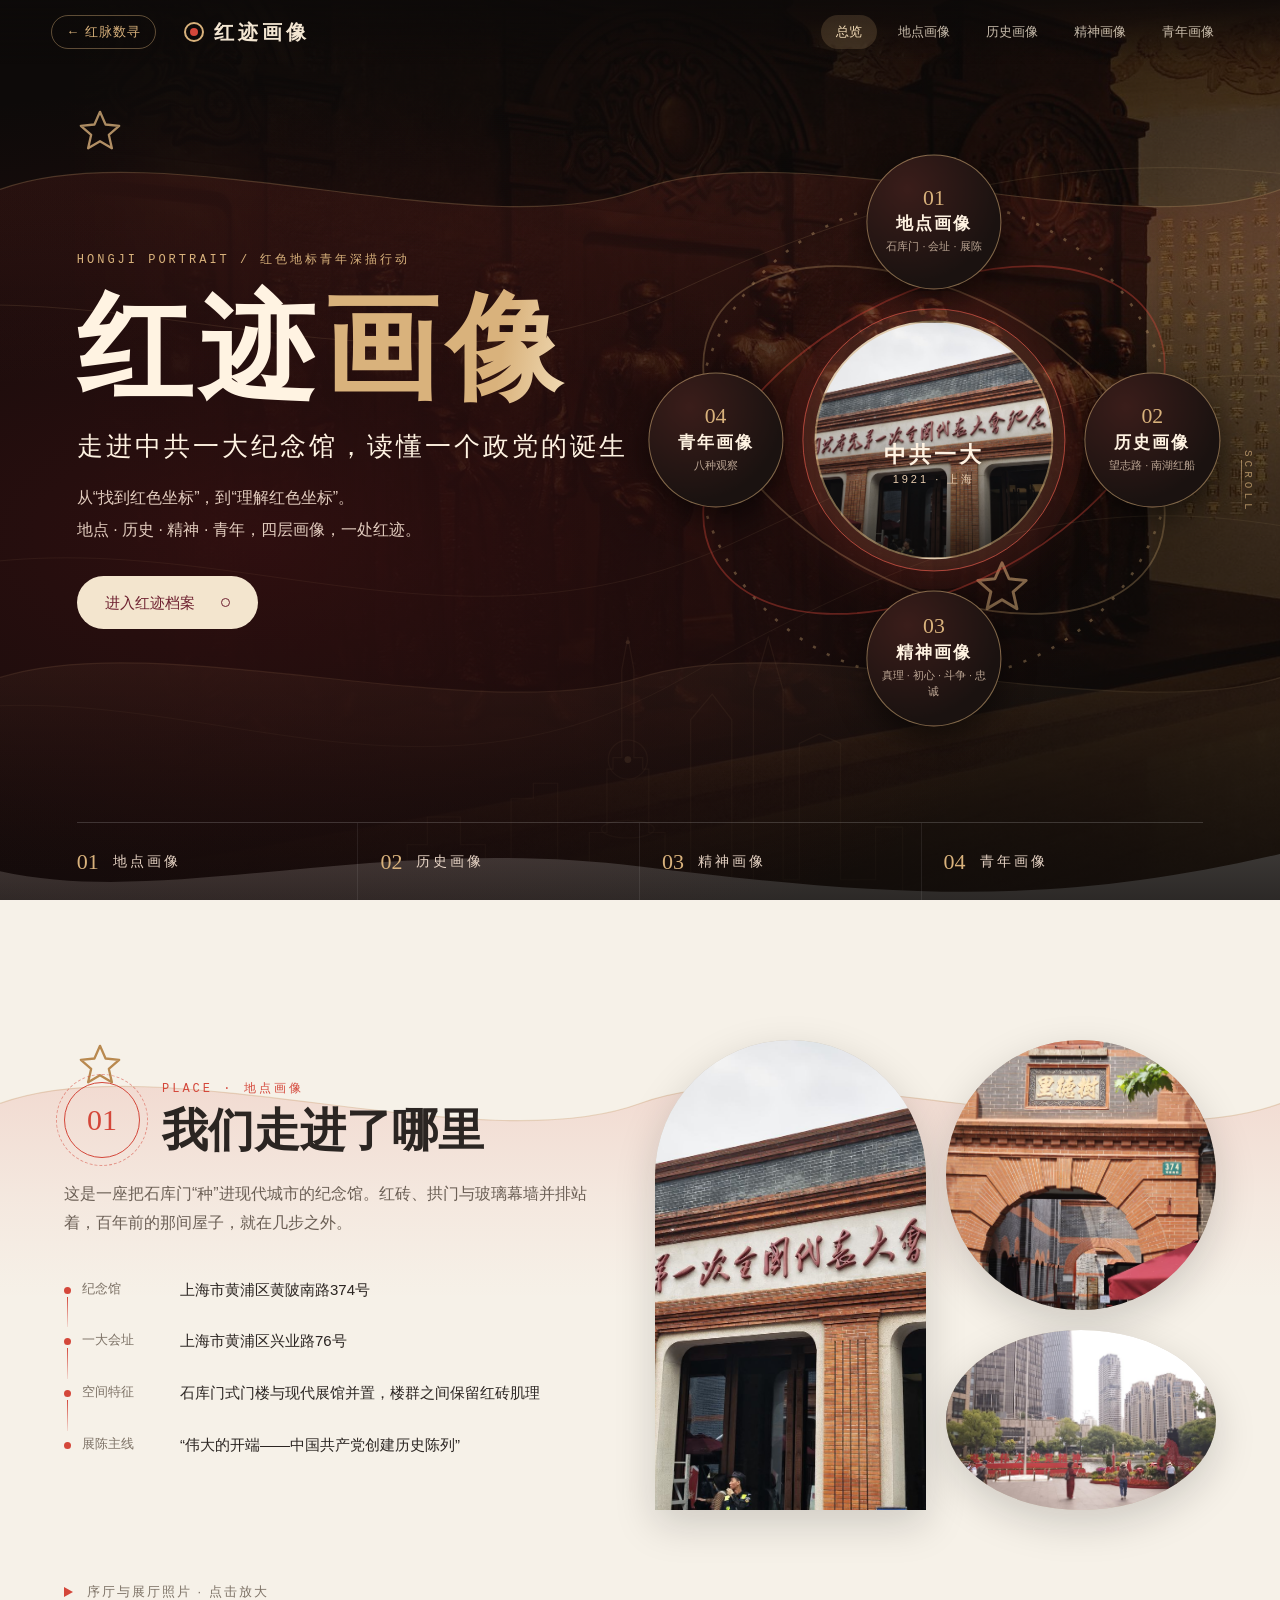
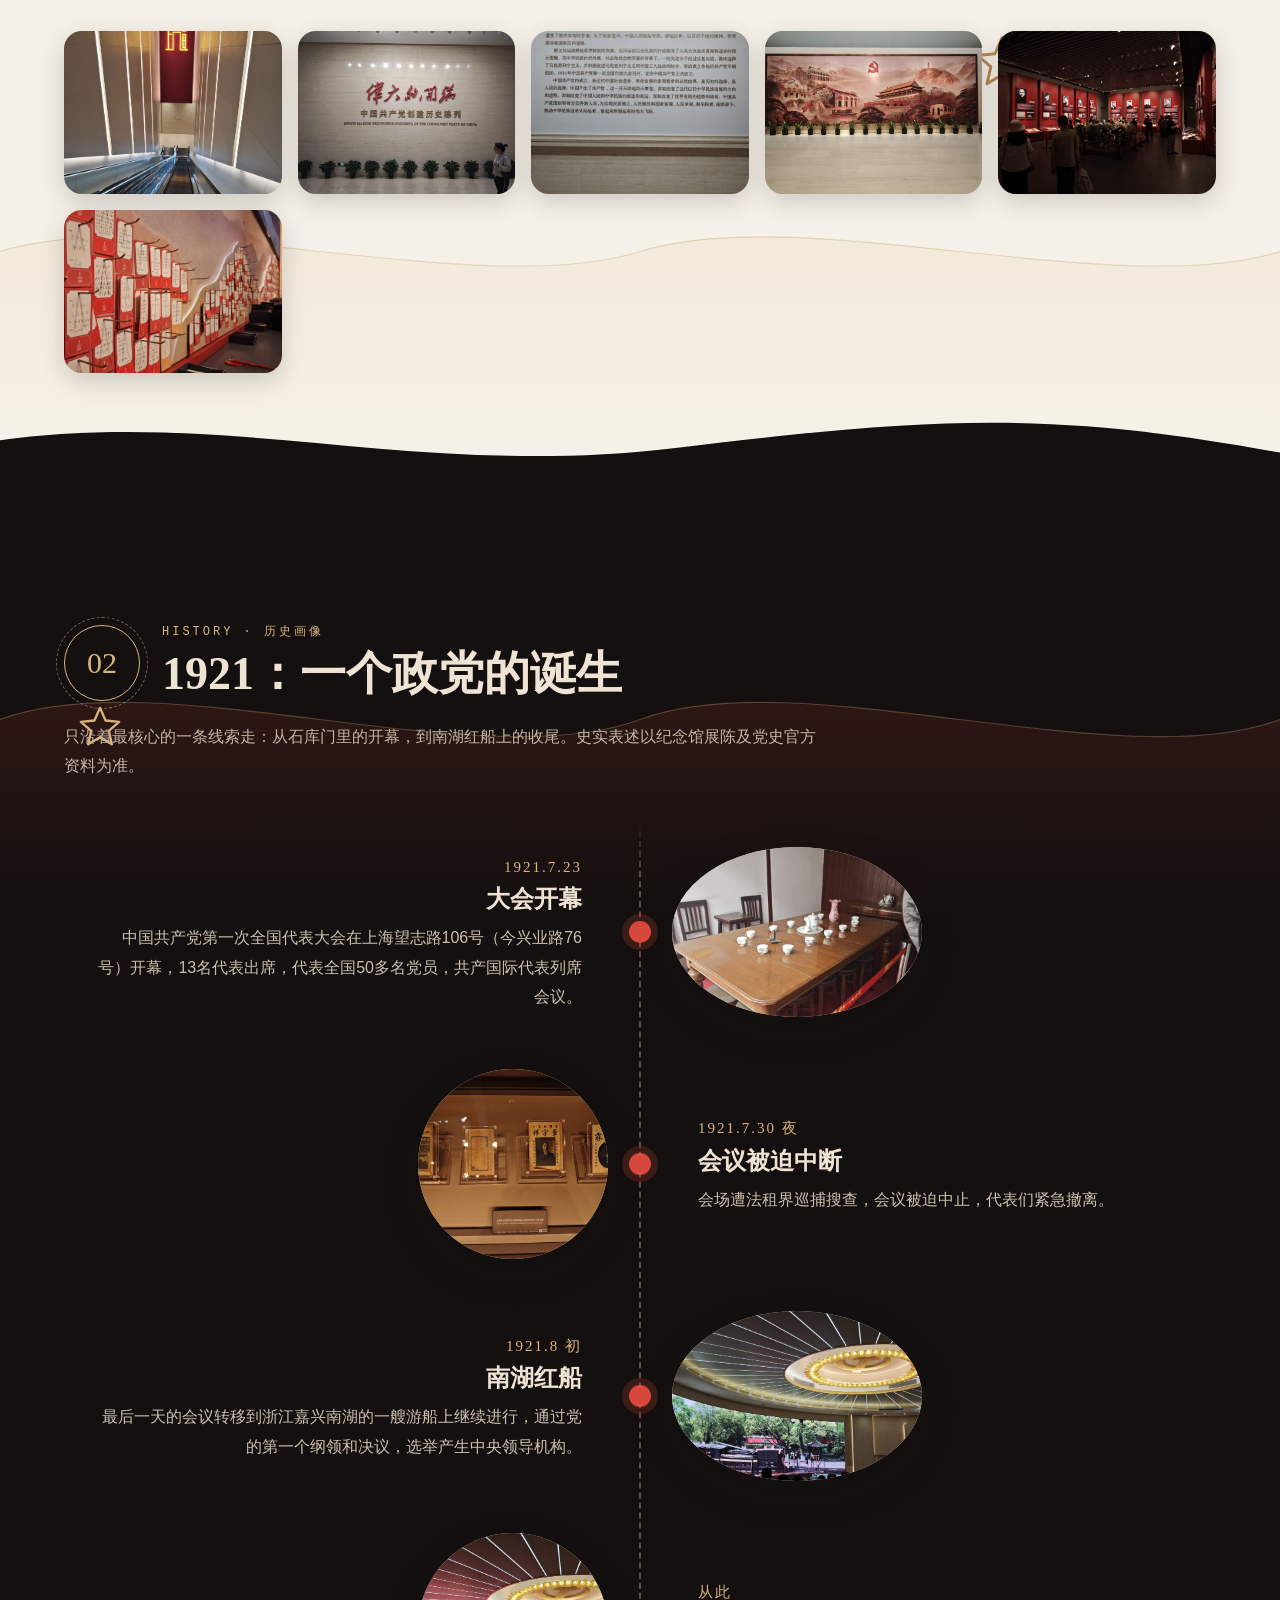
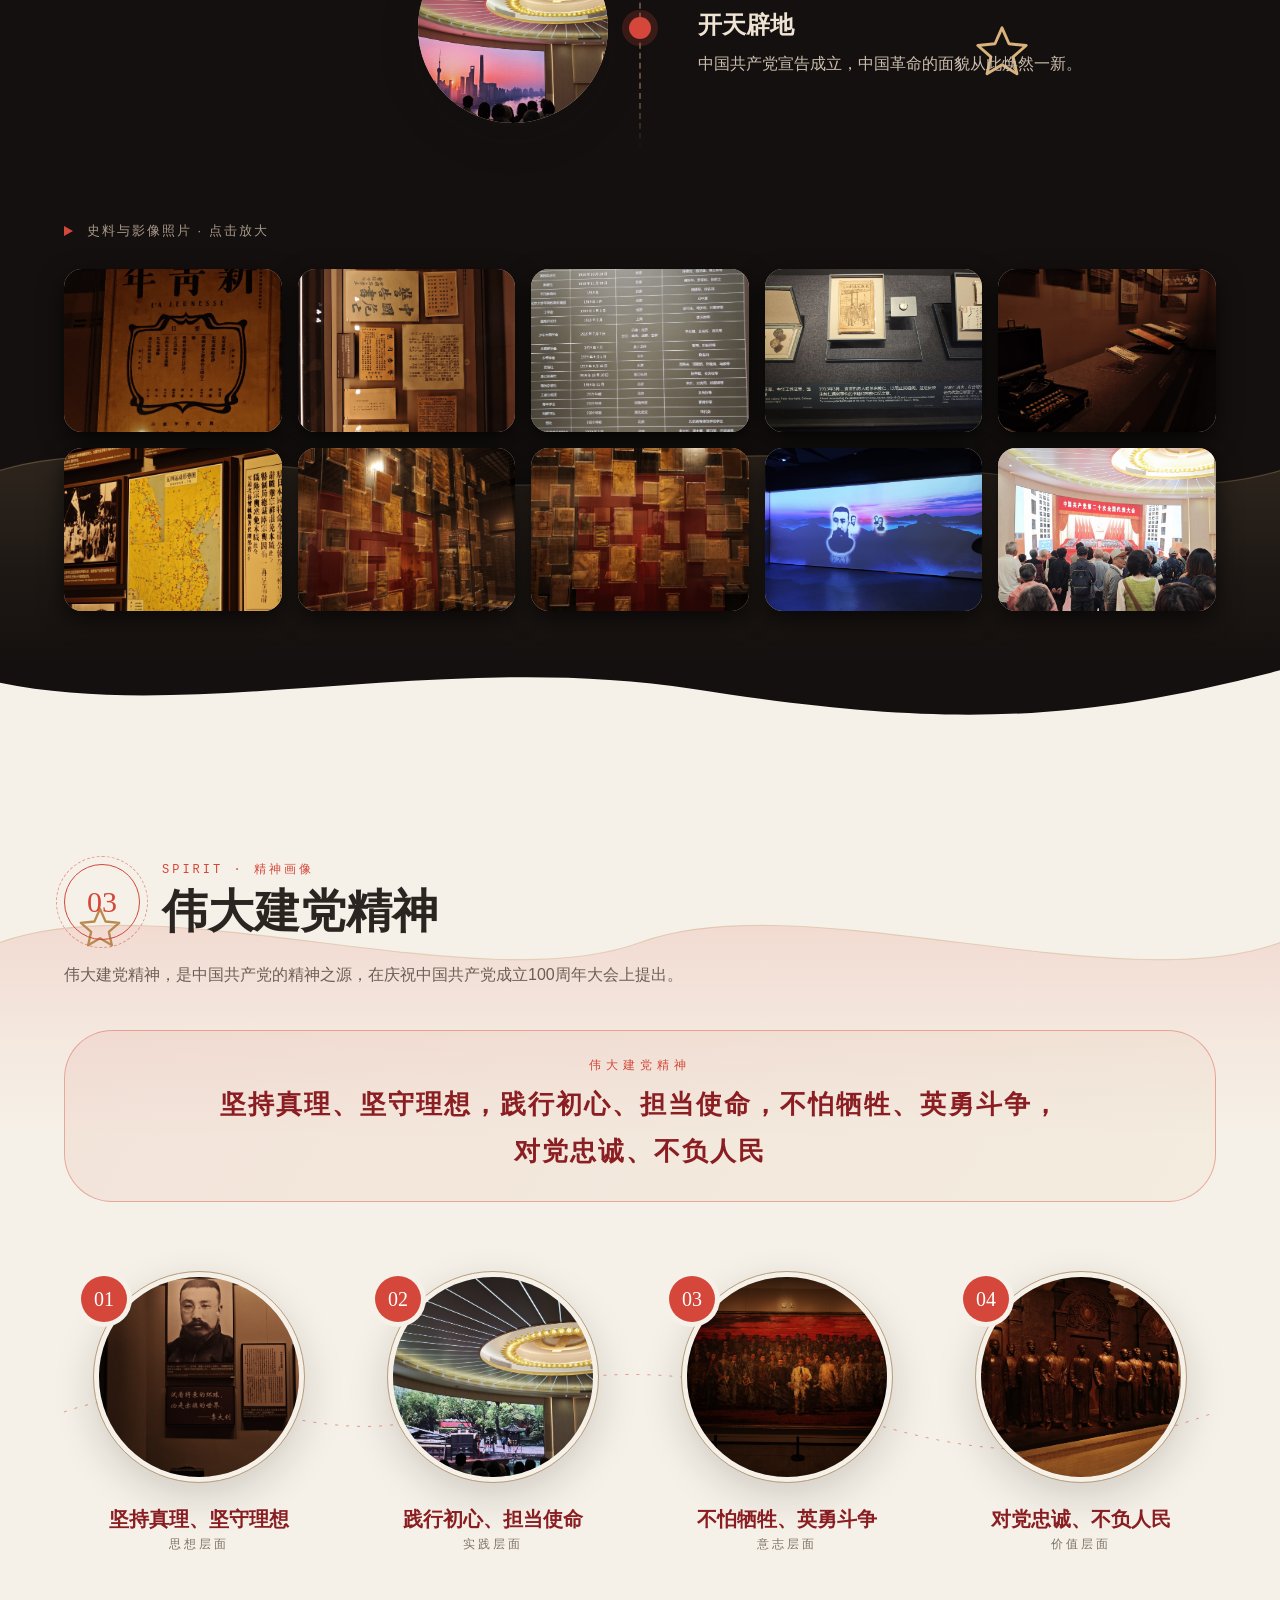
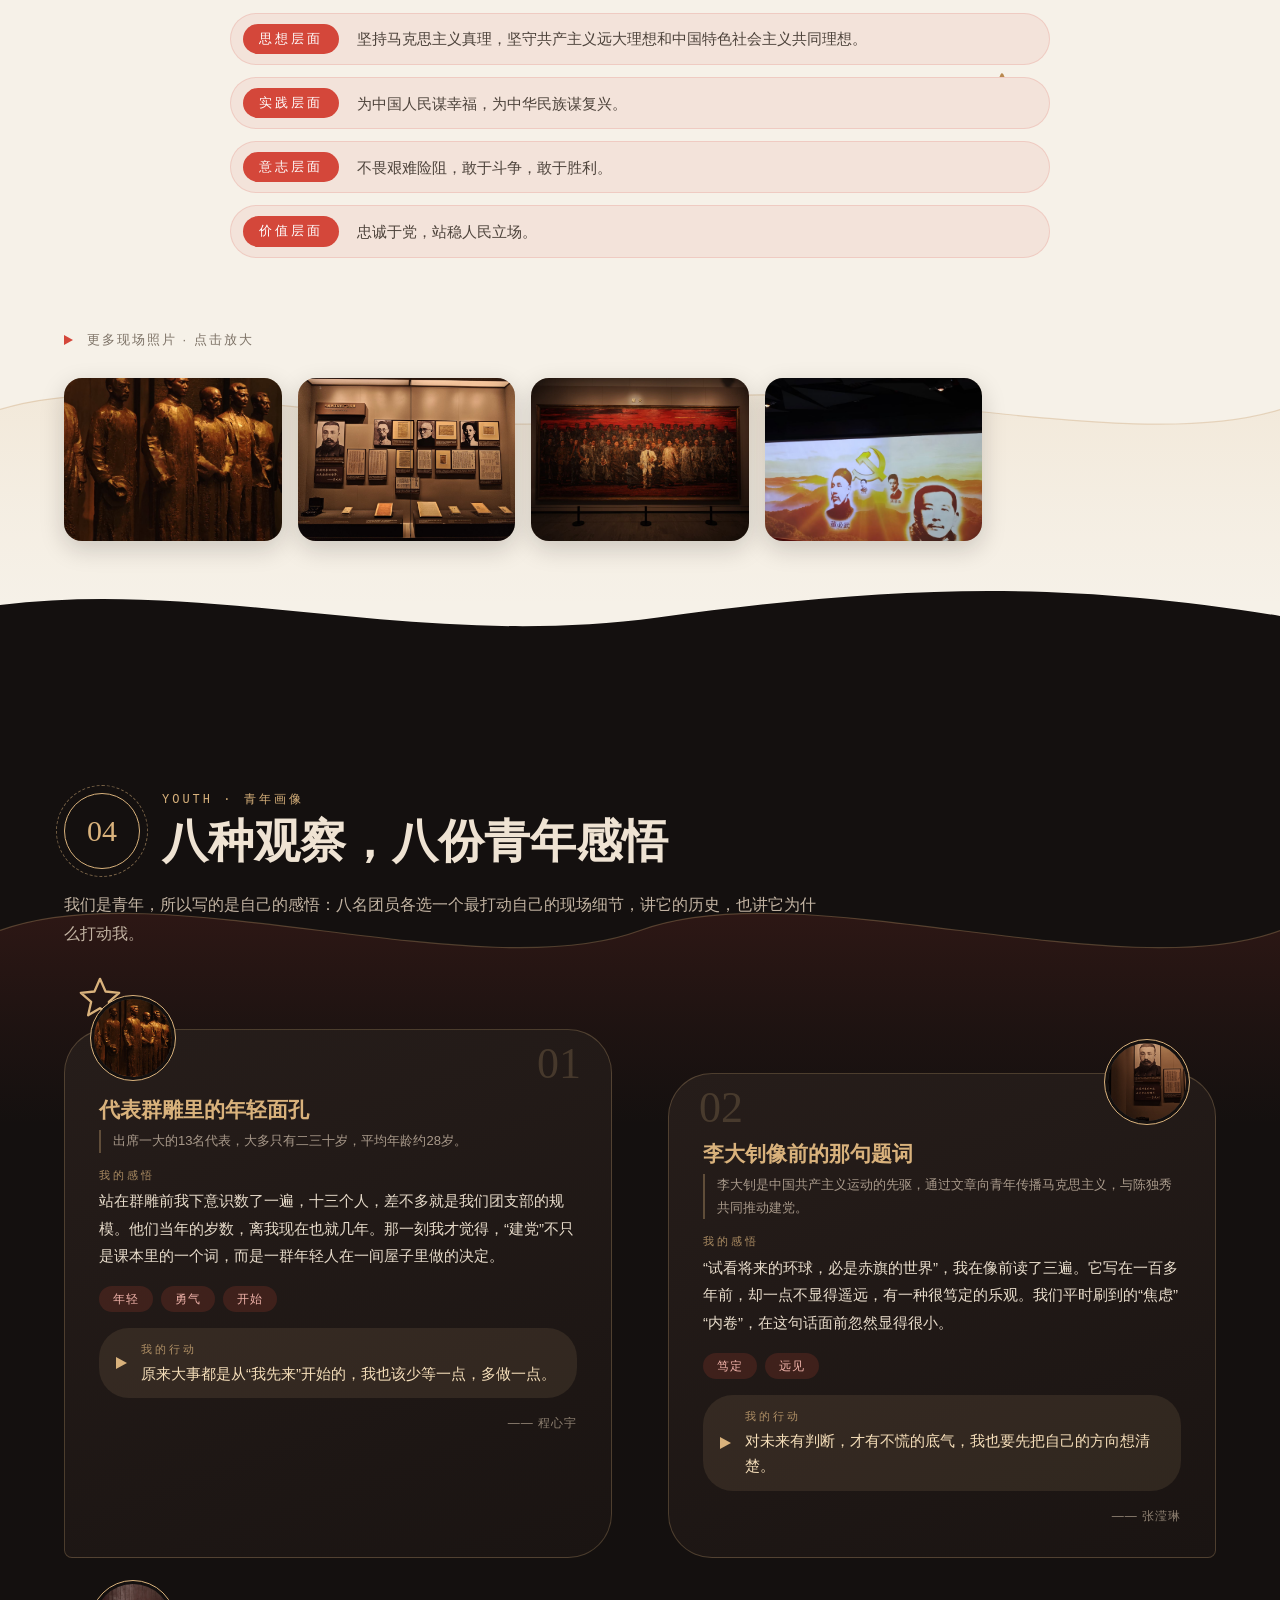
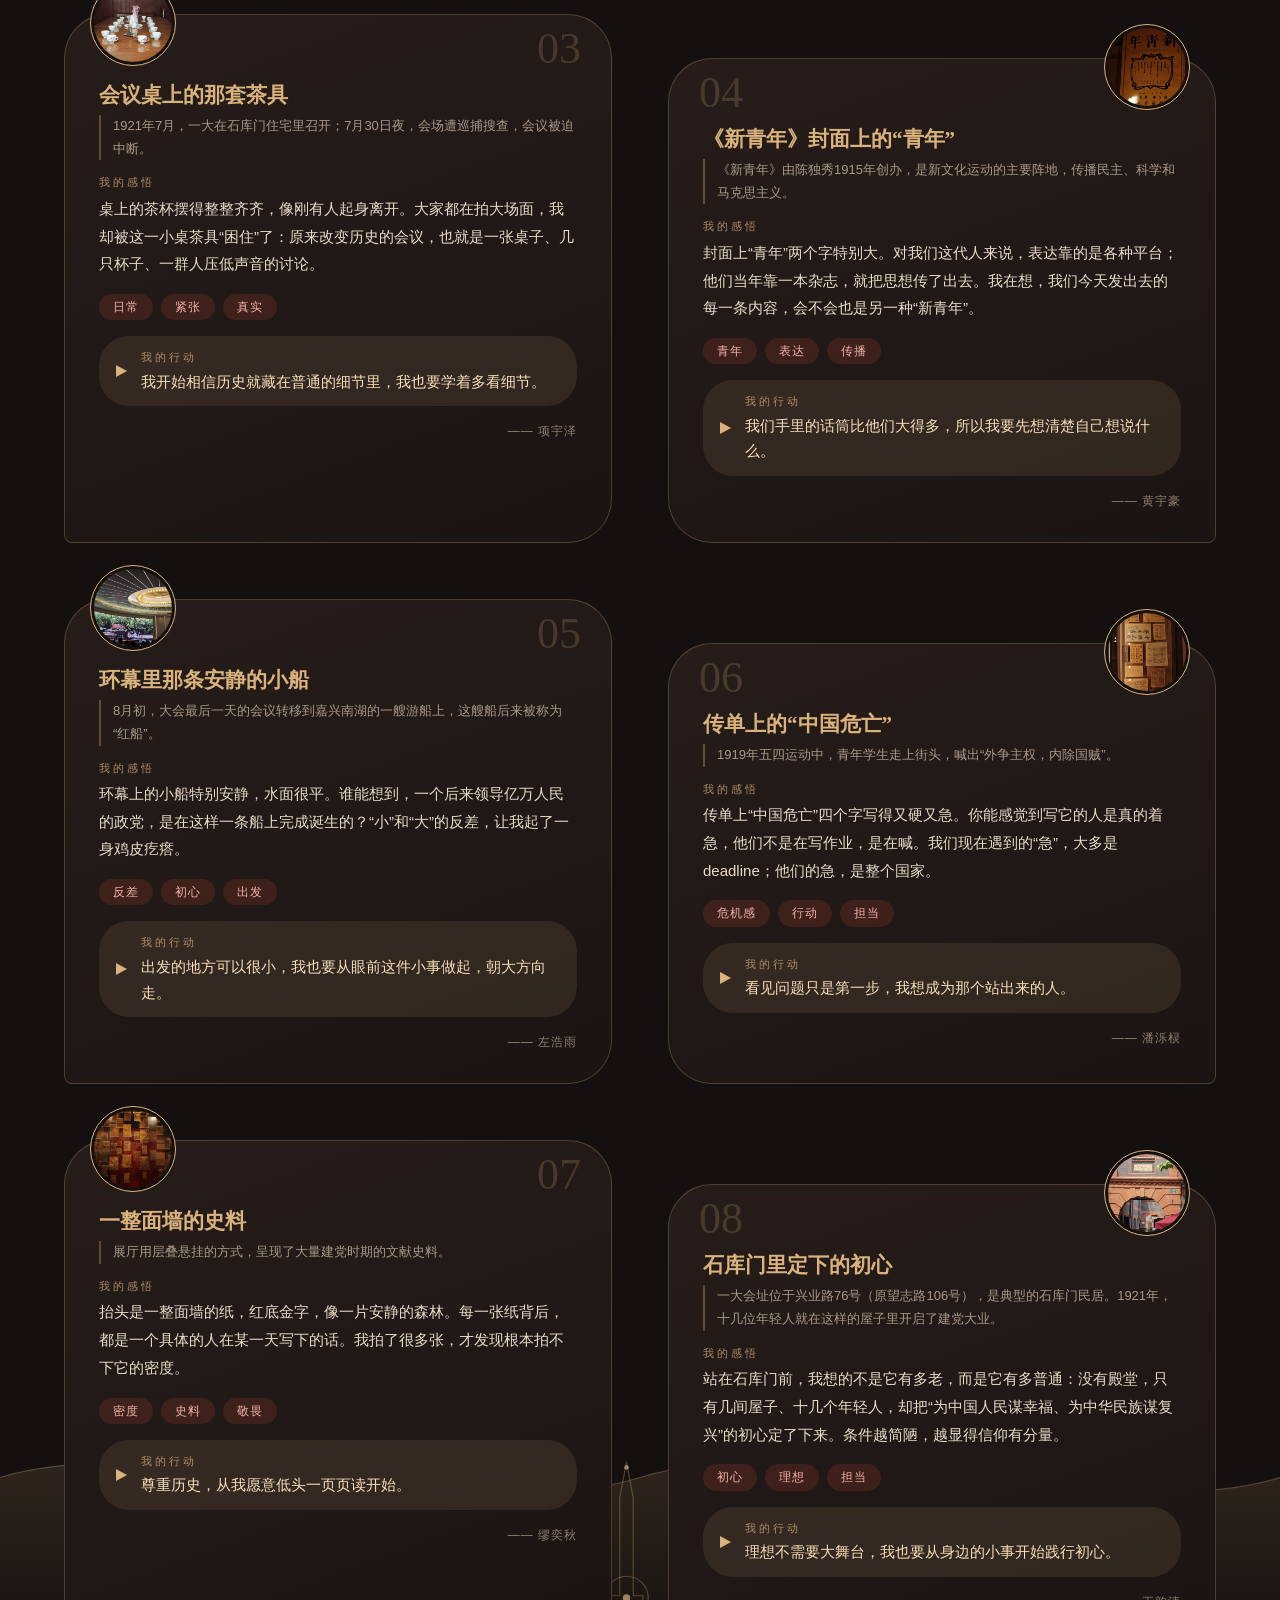
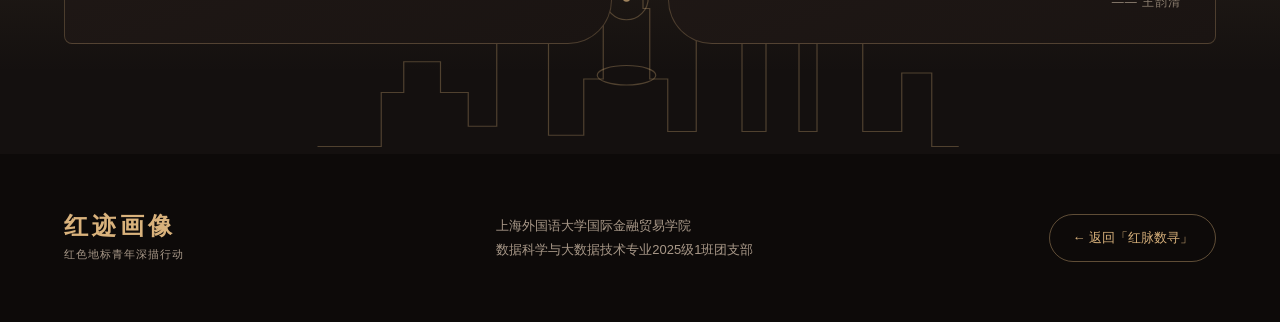
<file: hongji/index.html>
<!doctype html>
<html lang="zh-CN">
<head>
<meta charset="UTF-8">
<meta name="viewport" content="width=device-width,initial-scale=1">
<meta name="description" content="红迹画像——红色地标青年深描行动：走进中国共产党第一次全国代表大会纪念馆，从地点、历史、精神与青年四个维度绘制红迹画像。">
<title>红迹画像 · 红色地标青年深描行动</title>
<link rel="icon" type="image/svg+xml" href="data:image/svg+xml,%3Csvg xmlns='http://www.w3.org/2000/svg' viewBox='0 0 40 40'%3E%3Crect width='40' height='40' rx='20' fill='%23141010'/%3E%3Ccircle cx='20' cy='20' r='11' fill='none' stroke='%23d9b27c' stroke-width='2.5'/%3E%3Ccircle cx='20' cy='20' r='4' fill='%23d4473a'/%3E%3C/svg%3E">
<link rel="stylesheet" href="style.css">
<script defer src="script.js"></script>
</head>
<body>
<a class="skip" href="#place">跳至正文</a>
<header class="top">
  <a class="back" href="../index.html" title="返回红脉数寻">← 红脉数寻</a>
  <a class="logo" href="#top"><span class="logo-mark"></span>红迹画像</a>
  <nav aria-label="章节导航">
    <a href="#top">总览</a><a href="#place">地点画像</a><a href="#history">历史画像</a><a href="#spirit">精神画像</a><a href="#youth">青年画像</a>
  </nav>
</header>

<main>
<!-- 总览：一幅画像放在最前面，四个圆点分别通向四章 -->
<section class="hero" id="top">
  <div class="hero-photo" aria-hidden="true"></div>
  <svg class="hero-flow" viewBox="0 0 1600 900" preserveAspectRatio="xMidYMid slice" aria-hidden="true">
    <defs><linearGradient id="hstreak" x1="0" x2="1"><stop offset="0" stop-color="#e9c48d" stop-opacity="0"/><stop offset=".5" stop-color="#ffe3b0" stop-opacity=".95"/><stop offset="1" stop-color="#e9c48d" stop-opacity="0"/></linearGradient></defs>
    <g fill="none" stroke-linecap="round">
      <path class="rail" d="M-50 760C260 600 520 860 840 680S1320 470 1650 580"/>
      <path class="rail" d="M-50 620C300 450 560 700 900 540S1380 330 1650 420"/>
      <path class="rail" d="M-50 330C260 240 540 430 840 290S1350 140 1650 210"/>
      <path class="streak a" pathLength="1" d="M-50 760C260 600 520 860 840 680S1320 470 1650 580"/>
      <path class="streak b" pathLength="1" d="M-50 620C300 450 560 700 900 540S1380 330 1650 420"/>
      <path class="streak c" pathLength="1" d="M-50 330C260 240 540 430 840 290S1350 140 1650 210"/>
    </g>
  </svg>
  <div class="hero-copy">
    <p class="eyebrow">HONGJI PORTRAIT / 红色地标青年深描行动</p>
    <h1>红迹<span>画像</span></h1>
    <h2>走进中共一大纪念馆，读懂一个政党的诞生</h2>
    <p class="lead">从“找到红色坐标”，到“理解红色坐标”。<br>地点 · 历史 · 精神 · 青年，四层画像，一处红迹。</p>
    <div class="hero-actions"><a class="btn" href="#place">进入红迹档案 <i></i></a></div>
  </div>
  <div class="orbit" aria-label="红迹画像总览图">
    <svg class="orbit-rings" viewBox="0 0 100 100" aria-hidden="true">
      <circle class="o1" cx="50" cy="50" r="46" fill="none" stroke="#d9b27c" stroke-opacity=".35" stroke-dasharray=".6 2.4" stroke-width=".5"/>
      <ellipse class="o2" cx="50" cy="50" rx="48" ry="28" fill="none" stroke="#d9b27c" stroke-opacity=".28" stroke-width=".35"/>
      <ellipse class="o3" cx="50" cy="50" rx="48" ry="28" fill="none" stroke="#d4473a" stroke-opacity=".4" stroke-width=".35"/>
    </svg>
    <div class="core"><span>中共一大</span><small>1921 · 上海</small></div>
    <a class="sat s1" href="#place"><b>01</b><strong>地点画像</strong><small>石库门 · 会址 · 展陈</small></a>
    <a class="sat s2" href="#history"><b>02</b><strong>历史画像</strong><small>望志路 · 南湖红船</small></a>
    <a class="sat s3" href="#spirit"><b>03</b><strong>精神画像</strong><small>真理 · 初心 · 斗争 · 忠诚</small></a>
    <a class="sat s4" href="#youth"><b>04</b><strong>青年画像</strong><small>八种观察</small></a>
  </div>
  <ul class="layers" aria-label="四层画像"><li><b>01</b>地点画像</li><li><b>02</b>历史画像</li><li><b>03</b>精神画像</li><li><b>04</b>青年画像</li></ul>
  <span class="cue" aria-hidden="true">SCROLL</span>
</section>

<!-- 01 地点画像 -->
<section class="block light" id="place">
  <svg class="wave" viewBox="0 0 1440 90" preserveAspectRatio="none" aria-hidden="true"><path d="M0 52C190 100 420 4 720 46S1190 96 1440 30V90H0Z"/></svg>
  <div class="wrap chapter">
    <div class="ch-text">
      <div class="ch-head"><span class="ch-no">01</span><div><p class="kicker">PLACE · 地点画像</p><h2>我们走进了哪里</h2></div></div>
      <p class="ch-lead">这是一座把石库门“种”进现代城市的纪念馆。红砖、拱门与玻璃幕墙并排站着，百年前的那间屋子，就在几步之外。</p>
      <dl>
        <div><dt>纪念馆</dt><dd>上海市黄浦区黄陂南路374号</dd></div>
        <div><dt>一大会址</dt><dd>上海市黄浦区兴业路76号</dd></div>
        <div><dt>空间特征</dt><dd>石库门式门楼与现代展馆并置，楼群之间保留红砖肌理</dd></div>
        <div><dt>展陈主线</dt><dd>“伟大的开端——中国共产党创建历史陈列”</dd></div>
      </dl>
    </div>
    <div class="place-art">
      <button class="shape arch" data-lb data-cap="纪念馆正面：红砖外墙与馆名" aria-label="查看大图：纪念馆正面"><img src="images/facade.jpg" alt="中国共产党第一次全国代表大会纪念馆正面" loading="lazy"></button>
      <button class="shape circle gate" data-lb data-cap="黄陂南路374号的拱形门楼" aria-label="查看大图：门楼"><img src="images/gate.jpg" alt="黄陂南路374号拱形门楼" loading="lazy"></button>
      <button class="shape oval plaza" data-lb data-cap="馆前广场：红色花带与周边楼群" aria-label="查看大图：馆前广场"><img src="images/plaza.jpg" alt="馆前广场" loading="lazy"></button>
    </div>
  </div>
  <div class="wrap">
    <p class="mini-title">序厅与展厅照片 · 点击放大</p>
    <div class="gallery">
      <button class="g" data-lb data-cap="沿扶梯而下，红色门洞指引入口" aria-label="查看大图"><img src="images/escalator.jpg" alt="下行扶梯与红色门洞标识" loading="lazy"></button>
      <button class="g" data-lb data-cap="序厅：伟大的开端" aria-label="查看大图"><img src="images/hall.jpg" alt="序厅" loading="lazy"></button>
      <button class="g" data-lb data-cap="前言墙" aria-label="查看大图"><img src="images/preface.jpg" alt="前言墙" loading="lazy"></button>
      <button class="g" data-lb data-cap="序厅大幅壁画，可见石库门建筑、党徽与城楼的意象" aria-label="查看大图"><img src="images/mural.jpg" alt="序厅壁画" loading="lazy"></button>
      <button class="g" data-lb data-cap="展厅一角：红色展墙与参观的人群" aria-label="查看大图"><img src="images/exhibit.jpg" alt="展厅一角" loading="lazy"></button>
      <button class="g" data-lb data-cap="红色卡片墙，满是手写文字" aria-label="查看大图"><img src="images/cards.jpg" alt="红色卡片墙" loading="lazy"></button>
    </div>
  </div>
</section>

<!-- 02 历史画像 -->
<section class="block dark" id="history">
  <svg class="wave" viewBox="0 0 1440 90" preserveAspectRatio="none" aria-hidden="true"><path d="M0 34C260 -6 470 84 760 44S1180 -4 1440 50V90H0Z"/></svg>
  <div class="wrap">
    <div class="ch-head"><span class="ch-no">02</span><div><p class="kicker">HISTORY · 历史画像</p><h2>1921：一个政党的诞生</h2></div></div>
    <p class="ch-lead">只沿着最核心的一条线索走：从石库门里的开幕，到南湖红船上的收尾。史实表述以纪念馆展陈及党史官方资料为准。</p>
    <ol class="tl">
      <li>
        <div class="tl-text"><time>1921.7.23</time><h3>大会开幕</h3><p>中国共产党第一次全国代表大会在上海望志路106号（今兴业路76号）开幕，13名代表出席，代表全国50多名党员，共产国际代表列席会议。</p></div>
        <span class="tl-node"></span>
        <button class="shape oval tl-pic" data-lb data-cap="会议室复原场景：长桌、茶具与座椅" aria-label="查看大图"><img src="images/table.jpg" alt="会议室复原场景中的长桌与茶具" loading="lazy"></button>
      </li>
      <li>
        <div class="tl-text"><time>1921.7.30 夜</time><h3>会议被迫中断</h3><p>会场遭法租界巡捕搜查，会议被迫中止，代表们紧急撤离。</p></div>
        <span class="tl-node"></span>
        <button class="shape circle tl-pic" data-lb data-cap="展柜中的早期进步刊物与人物像" aria-label="查看大图"><img src="images/journals.jpg" alt="早期进步刊物" loading="lazy"></button>
      </li>
      <li>
        <div class="tl-text"><time>1921.8 初</time><h3>南湖红船</h3><p>最后一天的会议转移到浙江嘉兴南湖的一艘游船上继续进行，通过党的第一个纲领和决议，选举产生中央领导机构。</p></div>
        <span class="tl-node"></span>
        <button class="shape oval tl-pic" data-lb data-cap="环幕画面：南湖红船" aria-label="查看大图"><img src="images/film-boat.jpg" alt="环幕影片中的南湖红船" loading="lazy"></button>
      </li>
      <li>
        <div class="tl-text"><time>从此</time><h3>开天辟地</h3><p>中国共产党宣告成立，中国革命的面貌从此焕然一新。</p></div>
        <span class="tl-node"></span>
        <button class="shape circle tl-pic" data-lb data-cap="环幕画面：黄浦江畔的城市天际线" aria-label="查看大图"><img src="images/film-skyline.jpg" alt="环幕画面：城市天际线" loading="lazy"></button>
      </li>
    </ol>
    <p class="mini-title">史料与影像照片 · 点击放大</p>
    <div class="gallery">
      <button class="g" data-lb data-cap="《新青年》杂志封面，新思想传播的阵地" aria-label="查看大图"><img src="images/xinqingnian.jpg" alt="《新青年》" loading="lazy"></button>
      <button class="g" data-lb data-cap="五四时期的传单与文献，可见“中国危亡”字样" aria-label="查看大图"><img src="images/leaflets.jpg" alt="五四传单" loading="lazy"></button>
      <button class="g" data-lb data-cap="展板：五四时期的主要社团一览" aria-label="查看大图"><img src="images/societies.jpg" alt="五四社团展板" loading="lazy"></button>
      <button class="g" data-lb data-cap="展柜与说明牌：1913年相关历史文物" aria-label="查看大图"><img src="images/case-1913.jpg" alt="1913年文物展柜" loading="lazy"></button>
      <button class="g" data-lb data-cap="展柜中的老式打字机与文献" aria-label="查看大图"><img src="images/typewriter.jpg" alt="打字机" loading="lazy"></button>
      <button class="g" data-lb data-cap="展板：标满红点的全国地图" aria-label="查看大图"><img src="images/map.jpg" alt="全国地图展板" loading="lazy"></button>
      <button class="g" data-lb data-cap="层叠悬挂的文献墙" aria-label="查看大图"><img src="images/wall-a.jpg" alt="文献墙" loading="lazy"></button>
      <button class="g" data-lb data-cap="文献墙局部：红色底色上的史料层层叠叠" aria-label="查看大图"><img src="images/wall-b.jpg" alt="文献墙局部" loading="lazy"></button>
      <button class="g" data-lb data-cap="沉浸式影像：群像在山河间浮现" aria-label="查看大图"><img src="images/film-a.jpg" alt="沉浸式影像" loading="lazy"></button>
      <button class="g" data-lb data-cap="环幕影片播放中，人群仰头观看" aria-label="查看大图"><img src="images/crowd-b.jpg" alt="观众观看环幕" loading="lazy"></button>
    </div>
  </div>
</section>

<!-- 03 精神画像 -->
<section class="block light" id="spirit">
  <svg class="wave" viewBox="0 0 1440 90" preserveAspectRatio="none" aria-hidden="true"><path d="M0 40C220 92 500 -2 780 48S1210 92 1440 24V90H0Z"/></svg>
  <div class="wrap">
    <div class="ch-head"><span class="ch-no">03</span><div><p class="kicker">SPIRIT · 精神画像</p><h2>伟大建党精神</h2></div></div>
    <p class="ch-lead">伟大建党精神，是中国共产党的精神之源，在庆祝中国共产党成立100周年大会上提出。</p>
    <blockquote class="creed"><span>伟大建党精神</span><i>坚持真理、坚守理想，</i><i>践行初心、担当使命，</i><i>不怕牺牲、英勇斗争，</i><i>对党忠诚、不负人民</i></blockquote>
    <div class="spirit">
      <svg class="spirit-line" viewBox="0 0 1000 120" preserveAspectRatio="none" aria-hidden="true"><path d="M0 60C120 10 220 110 330 60S540 10 670 60S880 110 1000 60" fill="none" stroke="#d4473a" stroke-opacity=".5" stroke-dasharray="3 8" vector-effect="non-scaling-stroke"/></svg>
      <article class="sp"><button class="shape circle" data-lb data-cap="李大钊像与题词：“试看将来的环球，必是赤旗的世界。”" aria-label="查看大图"><img src="images/lidazhao.jpg" alt="李大钊像与题词" loading="lazy"></button><span class="sp-no">01</span><h3>坚持真理、坚守理想<small>思想层面</small></h3></article>
      <article class="sp"><button class="shape circle" data-lb data-cap="环幕画面：南湖红船" aria-label="查看大图"><img src="images/film-boat.jpg" alt="南湖红船" loading="lazy"></button><span class="sp-no">02</span><h3>践行初心、担当使命<small>实践层面</small></h3></article>
      <article class="sp"><button class="shape circle" data-lb data-cap="历史油画局部：人物群像" aria-label="查看大图"><img src="images/painting.jpg" alt="历史油画局部" loading="lazy"></button><span class="sp-no">03</span><h3>不怕牺牲、英勇斗争<small>意志层面</small></h3></article>
      <article class="sp"><button class="shape circle" data-lb data-cap="中共一大代表群雕，铜色人像并肩而立" aria-label="查看大图"><img src="images/statues.jpg" alt="中共一大代表群雕" loading="lazy"></button><span class="sp-no">04</span><h3>对党忠诚、不负人民<small>价值层面</small></h3></article>
    </div>
    <ul class="defs">
      <li><b>思想层面</b><span>坚持马克思主义真理，坚守共产主义远大理想和中国特色社会主义共同理想。</span></li>
      <li><b>实践层面</b><span>为中国人民谋幸福，为中华民族谋复兴。</span></li>
      <li><b>意志层面</b><span>不畏艰难险阻，敢于斗争，敢于胜利。</span></li>
      <li><b>价值层面</b><span>忠诚于党，站稳人民立场。</span></li>
    </ul>
    <p class="mini-title">更多现场照片 · 点击放大</p>
    <div class="gallery">
      <button class="g" data-lb data-cap="群雕特写：从长衫与神情里读初代革命者" aria-label="查看大图"><img src="images/statues-close.jpg" alt="群雕特写" loading="lazy"></button>
      <button class="g" data-lb data-cap="人物展墙：早期先进分子的肖像与文献" aria-label="查看大图"><img src="images/portraits.jpg" alt="人物展墙" loading="lazy"></button>
      <button class="g" data-lb data-cap="大型历史油画全景" aria-label="查看大图"><img src="images/painting-wide.jpg" alt="大型历史油画" loading="lazy"></button>
      <button class="g" data-lb data-cap="沉浸式影像：人物肖像与党徽" aria-label="查看大图"><img src="images/film-b.jpg" alt="沉浸式影像" loading="lazy"></button>
    </div>
  </div>
</section>

<!-- 04 青年画像 -->
<section class="block dark" id="youth">
  <svg class="wave" viewBox="0 0 1440 90" preserveAspectRatio="none" aria-hidden="true"><path d="M0 30C240 -4 470 88 740 46S1190 -2 1440 44V90H0Z"/></svg>
  <div class="wrap">
    <div class="ch-head"><span class="ch-no">04</span><div><p class="kicker">YOUTH · 青年画像</p><h2>八种观察，八份青年感悟</h2></div></div>
    <p class="ch-lead">我们是青年，所以写的是自己的感悟：八名团员各选一个最打动自己的现场细节，讲它的历史，也讲它为什么打动我。</p>
    <div class="bubbles" id="bubbles"></div>
  </div>
</section>
</main>

<footer>
  <div class="wrap foot">
    <div><b>红迹画像</b><small>红色地标青年深描行动</small></div>
    <p>上海外国语大学国际金融贸易学院<br>数据科学与大数据技术专业2025级1班团支部</p>
    <a class="back-big" href="../index.html">← 返回「红脉数寻」</a>
  </div>
</footer>

<div id="lightbox" hidden role="dialog" aria-modal="true" aria-label="照片查看器">
  <button class="lb-close" aria-label="关闭">×</button>
  <button class="lb-nav prev" aria-label="上一张">‹</button>
  <figure><img alt=""><figcaption></figcaption></figure>
  <button class="lb-nav next" aria-label="下一张">›</button>
</div>
</body>
</html>
</file>
<file: style.css>
:root{--wine:#781c2c;--red:#982e3e;--ink:#312e2b;--muted:#80746d;--paper:#faf7f1;--line:#e4dbd0;--gold:#e6c592}*{box-sizing:border-box}html{scroll-behavior:smooth;scroll-padding-top:86px}body{margin:0;background:var(--paper);color:var(--ink);font:16px/1.75 "Microsoft YaHei","PingFang SC",sans-serif}button,a{-webkit-tap-highlight-color:transparent}a{color:inherit;text-decoration:none}button{font:inherit;cursor:pointer}button:focus-visible,a:focus-visible,[tabindex]:focus-visible{outline:3px solid #c69442;outline-offset:5px}.skip{position:fixed;left:15px;top:-100px;z-index:100;background:white;padding:10px}.skip:focus{top:15px}header{height:86px;display:flex;align-items:center;justify-content:space-between;padding:0 5%;background:var(--paper);gap:24px}.brand{display:flex;gap:12px;align-items:center;font-weight:700;font-size:22px;letter-spacing:3px}.brand-mark{display:grid;place-items:center;background:var(--wine);color:#f3d7ac;border-radius:3px;width:43px;height:43px;font:27px Georgia,serif}.brand small{display:block;font-size:9px;letter-spacing:1.8px;font-weight:400}.brand span:last-child{line-height:1.4}nav{display:flex;gap:32px;font-size:14px}nav a:hover{color:var(--red)}.edition{font-size:12px;color:var(--muted)}.hero{position:relative;min-height:650px;overflow:hidden;background:radial-gradient(ellipse at 77% 35%,#8a2835 0,#631422 53%,#44101c 100%);color:#fff5e8;padding:75px 8% 105px}.hero-grid{position:absolute;inset:0;opacity:.13;background-image:linear-gradient(#c7987a 1px,transparent 1px),linear-gradient(90deg,#c7987a 1px,transparent 1px);background-size:65px 65px;mask-image:linear-gradient(90deg,transparent,#000)}.hero-copy{position:relative;z-index:1}.eyebrow{font-size:12px;letter-spacing:2.7px;font-weight:500;margin:0 0 20px;color:#d6b597}.red{color:var(--red)}h1{font-family:"Songti SC","SimSun",serif;font-size:clamp(76px,8vw,120px);font-weight:700;line-height:1.15;letter-spacing:5px;margin:0 0 20px}h1 span{color:var(--gold)}h1 i{display:block;font:11px/2 sans-serif;letter-spacing:9px;margin-top:15px;color:#d6b597}h2{font-family:"Songti SC","SimSun",serif;font-weight:600;font-size:36px;line-height:1.4;margin:0 0 16px}.hero h2{font-family:inherit;font-size:23px;font-weight:400;letter-spacing:3px}.hero-description{font-size:16px;color:#e0c5be;margin:25px 0 30px;line-height:2}.button{display:inline-flex;align-items:center;justify-content:space-between;gap:46px;padding:13px 25px;font-size:15px;border-radius:2px}.light{background:#f3e5ce;color:#6e2130}.button:hover{background:#fff3dd}.button-dot{width:8px;height:8px;border:1px solid var(--wine);border-radius:50%}.skyline{position:absolute;width:66%;right:-5%;bottom:35px;max-height:590px}.hero-bottom{position:absolute;bottom:0;left:5%;right:5%;height:66px;border-top:1px solid #ffffff25;display:flex;justify-content:space-between;align-items:center;font-size:12px;color:#d7b5a4;letter-spacing:1px}.hero-bottom b{font-weight:400;margin-left:20px}.section{padding:85px 8%}.about{display:grid;grid-template-columns:1fr 1.5fr;gap:8%;border-bottom:1px solid var(--line)}.intro{margin:0;line-height:2.1;color:#645b55}.stats{display:flex;margin-top:32px;gap:0}.stats>div{flex:1;border-right:1px solid var(--line);padding-left:30px}.stats>div:first-child{padding-left:0}.stats>div:last-child{border:0}.stats strong{font:58px/1.2 Georgia,serif;color:var(--red);display:block}.stats span{font-size:14px;color:var(--muted)}.section-heading{display:flex;align-items:end;justify-content:space-between;gap:30px;margin-bottom:34px}.section-heading p:not(.eyebrow){color:var(--muted);font-size:14px;margin:0}.section-heading h2{margin-bottom:12px}.status{border:1px solid #b89f86;border-radius:30px;padding:5px 14px;font-size:12px;white-space:nowrap;color:var(--red)}.map-section{padding:80px 5%;background:#f2ede5}.map-section>.section-heading{padding:0 3.3%}.atlas{display:grid;grid-template-columns:minmax(0,1.65fr) minmax(285px,1fr);border:1px solid #d8cec0;background:var(--paper)}.map-canvas{position:relative;background:#f6f2e9;border-right:1px solid #d8cec0;display:flex;align-items:center}.map-canvas svg{display:block;width:100%;height:auto}.map-caption{position:absolute;top:24px;left:28px;font:21px Georgia,serif;letter-spacing:4px;z-index:1;color:#77695e}.map-caption small{font:12px/2 sans-serif;letter-spacing:2px}.geo-label{font:14px sans-serif;fill:#aaa095;letter-spacing:4px}.map-foot{position:absolute;bottom:15px;left:28px;right:24px;display:flex;justify-content:space-between;font-size:12px;color:var(--muted)}.map-foot i{display:inline-block;width:7px;height:7px;border-radius:50%;background:var(--red);margin-right:5px}.node{cursor:pointer;outline:none}.node .halo{fill:#992b3b;opacity:.1;animation:pulse 4s infinite}.node .pin{fill:var(--wine);stroke:#fff7e8;stroke-width:3}.node text{fill:white;font:bold 11px sans-serif;text-anchor:middle;dominant-baseline:central;pointer-events:none}.node:hover .pin,.node:focus .pin{fill:#bd5960;stroke:#c9974d;stroke-width:4}.node:hover .halo{opacity:.25}.map-directory{padding:30px}.map-directory h3{font-family:"SimSun",serif;font-size:24px;line-height:1.6;margin:0 0 20px}.map-directory .eyebrow{font-size:10px;margin-bottom:10px}.map-list-button{width:100%;display:flex;align-items:center;text-align:left;gap:14px;background:none;border:0;border-bottom:1px solid var(--line);padding:10px 0;font-size:14px;line-height:1.5}.map-list-button span{font:19px Georgia,serif;color:var(--red)}.map-list-button:hover{color:var(--red);background:#efe6db}.map-note{font-size:12px;color:var(--muted);margin:20px 0 0}.cards{display:grid;grid-template-columns:repeat(4,minmax(0,1fr));gap:22px}.card{background:#fffdf8;border:1px solid var(--line);transition:transform .25s,box-shadow .25s;overflow:hidden}.card:hover{transform:translateY(-5px);box-shadow:0 12px 35px #41101c0d}.card-art{height:125px;position:relative;background:linear-gradient(135deg,#eae1d4,#f6f0e6);overflow:hidden;padding:15px}.card-art:after{content:"";position:absolute;width:170px;height:170px;right:-30px;top:25px;border:1px solid #b79a7c55;transform:rotate(30deg);box-shadow:0 0 0 18px #b79a7c0c,0 0 0 38px #b79a7c0a}.card-number{font:45px Georgia,serif;color:#8c3744}.card-art small{position:absolute;bottom:13px;left:16px;font-size:12px;color:#8c7a6a}.card-content{padding:21px 19px}.card h3{font-size:16px;line-height:1.65;margin:0 0 14px;min-height:79px}.collector{font-size:13px;color:#806e63;margin:0}.card-tagline{font-size:13px;color:#98867b;margin:14px 0 22px}.card button{border:0;border-top:1px solid var(--line);background:none;padding:12px 0 0;width:100%;text-align:left;color:var(--red);font-size:14px}.team-section{padding:75px 8%;background:#651c29;color:#f4e7d8}.team-section .section-heading p:not(.eyebrow){color:#d2afa8}.team-grid{display:grid;grid-template-columns:repeat(4,1fr);gap:34px 30px}.member{display:flex;gap:17px;align-items:start}.avatar{flex-shrink:0;border:1px solid #b8877055;color:#e4c18f;width:47px;height:47px;border-radius:50%;display:grid;place-items:center;font:22px Georgia,serif}.member h3{font-size:17px;font-weight:500;margin:0 0 6px}.member p{font-size:12px;color:#cdaaa3;line-height:1.7;margin:0}footer{display:flex;justify-content:space-between;gap:25px;padding:40px 8%;font-size:12px;color:#8b7d71;align-items:center}.footer-brand{font-family:"SimSun",serif;font-size:25px;color:var(--wine);letter-spacing:3px}.footer-brand small{display:block;font:12px/2 sans-serif;letter-spacing:1px;margin-top:7px}.drawer{position:fixed;left:auto;right:0;top:0;bottom:0;width:min(750px,100%);height:100dvh;max-height:100dvh;max-width:100%;margin:0;border:0;padding:0;background:var(--paper);color:var(--ink);box-shadow:-20px 0 80px #21071340}.drawer:not([hidden]){animation:slide .3s ease-out}#detail-overlay{background:#25101699;backdrop-filter:blur(3px)}.drawer-bar{position:sticky;top:0;background:var(--paper);display:flex;justify-content:space-between;align-items:center;border-bottom:1px solid var(--line);padding:18px 30px;z-index:3;font-size:13px;color:var(--muted)}.drawer-bar button{border:1px solid var(--line);background:none;padding:6px 14px;color:var(--wine)}#detail-content{padding:30px 36px 60px}.detail-no{font:45px Georgia,serif;color:var(--red)}#detail-title{font-size:30px;margin-top:10px}.detail-owner{color:var(--muted);font-size:14px}.detail-tagline{color:var(--red);font-size:16px}.photo{margin:22px 0}.photo-box{aspect-ratio:16/9;background:repeating-linear-gradient(135deg,#eae1d422 0,#eae1d422 1px,transparent 1px,transparent 12px),#f0e9df;border:1px solid #ded1c2;display:grid;place-content:center;text-align:center;color:#9a8270;gap:8px}.photo-box .photo-symbol{font-size:30px;line-height:1}.photo-box span{font-size:14px}.photo img{width:100%;aspect-ratio:16/9;object-fit:cover;display:block}.photo figcaption{font-size:12px;color:#998777;margin-top:8px}.facts{display:grid;grid-template-columns:1fr 1fr;gap:16px;padding:22px 0;border-block:1px solid var(--line);margin:25px 0}.fact dt{font-size:12px;color:var(--muted)}.fact dd{font-size:14px;margin:5px 0 0}.detail-section{margin:30px 0}.detail-section h3{font-family:"SimSun",serif;font-size:22px;border-left:3px solid var(--red);padding-left:12px}.detail-section p{white-space:pre-wrap;overflow-wrap:anywhere}.placeholder{color:#978577}.note{padding:1px 20px 15px;background:#f0e7dc}.tags{display:flex;flex-wrap:wrap;gap:8px}.tag{border:1px solid #d7c6b3;padding:3px 12px;color:#8a524b;font-size:13px}.gallery{display:grid;grid-template-columns:repeat(3,1fr);gap:12px}.gallery .photo{margin:0}.gallery .photo-box span{font-size:12px}.source{padding:15px 0;border-bottom:1px solid var(--line);font-size:14px}.source small{display:block;color:var(--muted)}.source a{color:var(--red);text-decoration:underline}.reveal{opacity:0;transform:translateY(16px);transition:opacity .6s,transform .6s}.reveal.seen{opacity:1;transform:none}@keyframes pulse{50%{r:24;opacity:.03}}@keyframes slide{from{transform:translateX(100%)}to{transform:none}}@media(min-width:1500px){.hero{padding-top:100px;min-height:720px}.skyline{right:0}}@media(max-width:1050px){.edition{display:none}.hero{min-height:620px}.skyline{width:77%;right:-20%;opacity:.7}.cards{grid-template-columns:repeat(2,1fr)}.card h3{min-height:53px}.team-grid{grid-template-columns:repeat(2,1fr)}.atlas{grid-template-columns:1.3fr 1fr}.map-directory{padding:24px 20px}.about{gap:5%;grid-template-columns:1fr 1.5fr}nav{gap:20px}}@media(max-width:700px){header{height:auto;min-height:94px;padding:14px 5%;flex-wrap:wrap;gap:12px}.brand{font-size:19px}.brand small{font-size:8px}nav{width:100%;justify-content:space-between;font-size:12px;gap:8px}.hero{padding:50px 7% 155px;min-height:655px}.hero h2{font-size:18px;letter-spacing:1px}.hero h1{font-size:77px}.hero h1 i{letter-spacing:4px;font-size:9px}.hero .eyebrow{font-size:10px;letter-spacing:2px}.skyline{width:115%;right:-32%;bottom:30px;opacity:.4}.hero-bottom{height:64px;font-size:10px}.hero-bottom b,.hero-bottom>span:last-child{display:none}.section,.map-section,.team-section{padding:55px 6%}.about{display:block}.about .intro{font-size:15px}.section h2,.map-section h2,.team-section h2{font-size:28px}.stats strong{font-size:48px}.stats>div{padding-left:20px}.section-heading{display:block;margin-bottom:25px}.section-heading>.status{display:inline-block;margin-top:16px}.section-heading>p{margin-top:12px!important}.atlas{display:block}.map-canvas{border:0;border-bottom:1px solid var(--line);min-height:380px}.map-canvas svg{min-height:380px}.map-caption{font-size:16px;top:14px;left:16px}.map-caption small{font-size:10px}.map-foot{left:12px;right:12px;font-size:9px;bottom:10px}.map-directory h3{font-size:22px}.cards{grid-template-columns:1fr;gap:20px}.card-art{height:130px}.card h3{min-height:0;font-size:18px}.card-content{padding:20px 23px}.card-tagline{font-size:14px}.team-grid{gap:28px 20px}.member{display:block}.avatar{margin-bottom:10px}.member p{font-size:12px}footer{padding:35px 6%;display:block}footer>span{display:block;margin-top:20px}.eyebrow{font-size:11px}#detail-content{padding:24px 22px 45px}.drawer-bar{padding:14px 22px}.facts{grid-template-columns:1fr}#detail-title{font-size:26px}.gallery{grid-template-columns:1fr}.gallery .photo-box span{font-size:14px}.gallery .photo{margin-bottom:10px}}@media(prefers-reduced-motion:reduce){html{scroll-behavior:auto}*,*:before,*:after{animation:none!important;transition:none!important}.reveal{opacity:1;transform:none}}

[hidden]{display:none!important}.drawer{z-index:51;overflow-y:auto}#detail-overlay{position:fixed;inset:0;z-index:50;background:#25101699;backdrop-filter:blur(3px)}


/* 成员图文上线：详情保留照片完整构图，点击可查看大图。 */
.card{display:flex;flex-direction:column}.card-art{height:170px;flex-shrink:0}.card-art.has-photo{padding:0}.card-art.has-photo img{width:100%;height:100%;object-fit:cover;display:block}.card-art.has-photo:after{inset:0;width:100%;height:100%;transform:none;border:0;box-shadow:none;background:linear-gradient(180deg,#0004,transparent 45%,#0009)}.card-art.has-photo .card-number{position:absolute;top:9px;left:16px;color:white;z-index:1;text-shadow:0 1px 4px #0008}.card-art.has-photo small{z-index:1;color:white}.card-content{flex:1;display:flex;flex-direction:column}.card-tagline{overflow-wrap:anywhere}.card button{margin-top:auto}.photo-link{display:block;background:#eee6dc}.photo img{height:auto;max-height:470px;aspect-ratio:auto;object-fit:contain}.gallery .photo-link{height:175px;display:flex;align-items:center;justify-content:center}.gallery .photo img{width:100%;height:100%;object-fit:contain}.photo figcaption{overflow-wrap:anywhere}.source{overflow-wrap:anywhere}.editorial-note{padding:12px 15px;border-left:2px solid #ba9566;background:#f0e8dc;font-size:13px;line-height:1.8;color:#7e6756}.detail-section p{line-height:2}.fact dd{overflow-wrap:anywhere}@media(max-width:700px){.card-art{height:200px}.gallery .photo-link{height:auto}.gallery .photo img{height:auto;max-height:500px}.photo figcaption{font-size:13px}}

/* 封面：首屏铺满视口 + 流线动效 */
.hero{min-height:600px;height:calc(100vh - var(--header-h,86px));height:calc(100svh - var(--header-h,86px));display:flex;flex-direction:column;justify-content:center;padding:40px 8% 96px}
.skyline{max-height:82%}
.hero-grid{animation:grid-drift 24s linear infinite}
.hero-flow{position:absolute;inset:0;width:100%;height:100%;pointer-events:none}
.hero-flow .rail{stroke:#e6c592;stroke-opacity:.14;stroke-width:1}
.hero-flow .streak{stroke:url(#streak);stroke-width:2.5;stroke-dasharray:.16 1;stroke-dashoffset:.16;filter:drop-shadow(0 0 6px #efc98c);animation:streak-run 9s linear infinite}
.hero-flow .s2{animation-duration:12s;animation-delay:-3s}
.hero-flow .s3{animation-duration:15s;animation-delay:-7s;stroke-width:2}
.hero-flow .s4{animation-duration:11s;animation-delay:-5s;stroke-width:2}
.hero-flow .s5{animation-duration:14s;animation-delay:-9s;stroke-width:1.5}
.skyline .draw{stroke-dasharray:1;animation:draw-in 3.4s cubic-bezier(.4,0,.2,1) .3s both}
.skyline .draw.d2{animation-delay:1.4s;animation-duration:2.4s}
.skyline .ring{animation:ring-breathe 6s ease-in-out infinite}
.skyline .ring-dash{transform-box:fill-box;transform-origin:center;animation:spin 70s linear infinite}
.skyline .river{stroke-dasharray:14 10;animation:river-flow 3.2s linear infinite}
.skyline .dot{transform-box:fill-box;transform-origin:center;animation:dot-pulse 2.8s ease-in-out infinite}
.hero-copy>*{animation:rise .9s cubic-bezier(.2,.7,.2,1) both}
.hero-copy>:nth-child(2){animation-delay:.12s}.hero-copy>:nth-child(3){animation-delay:.24s}.hero-copy>:nth-child(4){animation-delay:.36s}.hero-copy>:nth-child(5){animation-delay:.48s}
@keyframes grid-drift{to{background-position:65px 65px}}
@keyframes streak-run{to{stroke-dashoffset:-1}}
@keyframes draw-in{from{stroke-dashoffset:1}to{stroke-dashoffset:0}}
@keyframes ring-breathe{50%{stroke-opacity:.45}}
@keyframes spin{to{transform:rotate(360deg)}}
@keyframes river-flow{to{stroke-dashoffset:-96}}
@keyframes dot-pulse{50%{transform:scale(1.7);opacity:.55}}
@keyframes rise{from{opacity:0;transform:translateY(22px)}}
@media(max-width:700px){.hero{padding:40px 7% 90px;min-height:560px}}

/* 跳转到下一页时：页头不固定，不再预留顶部偏移，让目标页顶端对齐视口 */
html{scroll-padding-top:0}
.map-section{min-height:100vh;min-height:100svh;display:flex;flex-direction:column;justify-content:center;padding-block:56px}
@media(min-width:701px){.map-canvas{justify-content:center}.map-canvas svg{width:100%;height:calc(100svh - 270px);min-height:420px}}

/* 科技感：粒子网络 / 扫描线 / HUD / 鼠标光斑 / 地图与卡片动效 */
.hero-canvas{position:absolute;inset:0;width:100%;height:100%;pointer-events:none}
.hero-spot{position:absolute;inset:0;pointer-events:none;background:radial-gradient(420px circle at var(--mx,70%) var(--my,40%),#f3d7ac26,transparent 70%);transition:background-position .2s}
.hero-scan{position:absolute;left:0;right:0;top:0;height:140px;pointer-events:none;background:linear-gradient(180deg,transparent,#efc98c1c 70%,#f6dcae55 99%,transparent);animation:scan 7s cubic-bezier(.45,0,.55,1) infinite}
.hud{position:absolute;inset:0;pointer-events:none;color:#e6c592}
.hud-corner{position:absolute;width:22px;height:22px;border:0 solid #e6c592aa;opacity:.8}
.hud-corner.tl{left:24px;top:24px;border-width:1px 0 0 1px}.hud-corner.tr{right:24px;top:24px;border-width:1px 1px 0 0}
.hud-corner.bl{left:24px;bottom:90px;border-width:0 0 1px 1px}.hud-corner.br{right:24px;bottom:90px;border-width:0 1px 1px 0}
.hud-read{position:absolute;right:60px;top:30px;display:flex;gap:22px;font:11px/1 Consolas,"Courier New",monospace;letter-spacing:1.5px;color:#d6b597}
.hud-read b{font-weight:400;color:#f3d7ac}
.hud-read em{display:inline-block;width:6px;height:6px;margin-left:7px;border-radius:50%;background:#7be0a4;box-shadow:0 0 8px #7be0a4;animation:blink 1.6s steps(2) infinite}
.hero-copy .eyebrow{font-family:Consolas,"Microsoft YaHei",monospace;min-height:1.6em}
.hero h1 span{background:linear-gradient(100deg,#e6c592 30%,#fff3d6 48%,#e6c592 66%) 0 0/250% 100%;-webkit-background-clip:text;background-clip:text;color:transparent;animation:shine 5s ease-in-out 2s infinite}
.button.light{position:relative;overflow:hidden}
.button.light:after{content:"";position:absolute;top:0;left:-60%;width:40%;height:100%;background:linear-gradient(100deg,transparent,#fff8,transparent);transform:skewX(-20deg);animation:sweep 4s ease-in-out 2.5s infinite}
#connections{animation:river-flow 2.4s linear infinite}
.node .halo{animation-duration:3s}
.node .ripple{fill:none;stroke:#992b3b;stroke-width:1.5;opacity:0;transform-box:fill-box;transform-origin:center;animation:ripple 3.2s ease-out infinite}
.map-canvas{overflow:hidden}.map-canvas:after{content:"";position:absolute;left:0;right:0;top:0;height:90px;pointer-events:none;background:linear-gradient(180deg,transparent,#982e3e08 80%,#982e3e1c);animation:mapscan 8s linear infinite}
.card{position:relative}
.card:before{content:"";position:absolute;inset:0;z-index:2;pointer-events:none;background:linear-gradient(115deg,transparent 35%,#ffffff55 50%,transparent 65%);transform:translateX(-120%);transition:transform .8s}
.card:hover:before{transform:translateX(120%)}
.card:hover{border-color:#c69442;box-shadow:0 12px 35px #41101c14,0 0 0 1px #c6944255}
@keyframes scan{from{transform:translateY(-140px)}to{transform:translateY(100vh)}}
@keyframes blink{50%{opacity:.25}}
@keyframes shine{0%,60%{background-position:100% 0}100%{background-position:-60% 0}}
@keyframes sweep{0%,55%{left:-60%}100%{left:130%}}
@keyframes ripple{0%{opacity:.7;transform:scale(1)}100%{opacity:0;transform:scale(3.2)}}
@media(max-width:700px){.hud-read span:nth-child(n+2){display:none}.hud-read{right:52px;top:32px}.hud-corner.bl,.hud-corner.br{bottom:84px}}
@keyframes mapscan{from{top:-90px}to{top:100%}}
.district-label{font:11px sans-serif;fill:#a89d90;text-anchor:middle;letter-spacing:2px;pointer-events:none}.geo-label{font-size:12px}.inset{pointer-events:none}

/* 「红迹画像」独立入口（跳转到 hongji/ 子站，内容与本站完全分开） */
.hero-actions{display:flex;flex-wrap:wrap;gap:14px}
.button.entry{gap:18px;color:#f3e5ce;border:1px solid #f3e5ce77;background:#ffffff0d;backdrop-filter:blur(4px);transition:background .25s,border-color .25s}
.button.entry:hover{background:#ffffff22;border-color:#f3e5ce}
.entry-arrow{display:inline-block;transition:transform .25s}.button.entry:hover .entry-arrow{transform:translateX(5px)}
nav .nav-entry{color:var(--red);font-weight:700;position:relative}
nav .nav-entry:after{content:"";position:absolute;right:-8px;top:2px;width:5px;height:5px;border-radius:50%;background:var(--red);animation:blink 1.6s steps(2) infinite}
</file>
<file: hongji/style.css>
:root{--ink:#14100f;--ink2:#1d1715;--paper:#f6f1e8;--red:#d4473a;--deep:#8b1e22;--gold:#d9b27c;--line:#ddd2c0;--muted:#7d7266}
*{box-sizing:border-box}html{scroll-behavior:smooth}
body{margin:0;background:var(--paper);color:#2b2522;font:16px/1.85 "Microsoft YaHei","PingFang SC",sans-serif}
a{color:inherit;text-decoration:none}img{display:block;max-width:100%}button{font:inherit;cursor:pointer}
a:focus-visible,button:focus-visible{outline:3px solid var(--gold);outline-offset:4px}
.skip{position:fixed;left:12px;top:-80px;z-index:100;background:#fff;padding:8px 12px;border-radius:20px}.skip:focus{top:12px}

/* 顶栏 */
.top{position:fixed;inset:0 0 auto 0;z-index:30;height:64px;display:flex;align-items:center;gap:28px;padding:0 4%;color:#f3e6d2;background:linear-gradient(#0d0a09cc,transparent);transition:background .3s}
.top.solid{background:#14100fee;backdrop-filter:blur(8px)}
.back{font-size:13px;color:var(--gold);letter-spacing:1px;border:1px solid #d9b27c66;padding:4px 14px;border-radius:30px;white-space:nowrap}.back:hover{background:#d9b27c22}
.logo{font:700 20px "Songti SC","SimSun",serif;letter-spacing:4px;display:flex;align-items:center;gap:10px}
.logo-mark{width:20px;height:20px;border:2px solid var(--gold);border-radius:50%;position:relative}.logo-mark:after{content:"";position:absolute;inset:4px;border-radius:50%;background:var(--red)}
.top nav{margin-left:auto;display:flex;gap:6px;font-size:13px}.top nav a{opacity:.8;padding:5px 15px;border-radius:30px;transition:.25s}.top nav a:hover{opacity:1;background:#ffffff14}.top nav a.on{opacity:1;background:#d9b27c2b;color:#f6dfba}

/* 总览 */
.hero{position:relative;height:100vh;height:100svh;min-height:640px;overflow:hidden;color:#fff3e2;background:var(--ink);display:grid;grid-template-columns:1.05fr 1fr;align-items:center;gap:2%;padding:84px 6% 40px}
.hero-bg{position:absolute;inset:0;background:radial-gradient(ellipse at 72% 50%,#8b1e2266,transparent 58%),radial-gradient(ellipse at 10% 100%,#4a111a88,transparent 55%)}
.hero-flow{position:absolute;inset:0;width:100%;height:100%;pointer-events:none}
.rail{stroke:#e9c48d;stroke-opacity:.13}
.streak{stroke:url(#hstreak);stroke-width:2.4;stroke-dasharray:.16 1;stroke-dashoffset:.16;filter:drop-shadow(0 0 6px #e9c48d);animation:run 10s linear infinite}
.streak.b{animation-duration:13s;animation-delay:-4s}.streak.c{animation-duration:12s;animation-delay:-8s;stroke-width:1.8}
.hero-copy{position:relative;z-index:2}
.hero-copy>*{animation:rise .9s cubic-bezier(.2,.7,.2,1) both}.hero-copy>:nth-child(2){animation-delay:.1s}.hero-copy>:nth-child(3){animation-delay:.2s}.hero-copy>:nth-child(4){animation-delay:.3s}.hero-copy>:nth-child(5){animation-delay:.4s}.hero-copy>:nth-child(6){animation-delay:.5s}
.eyebrow{font:12px Consolas,"Courier New",monospace;letter-spacing:3px;color:var(--gold);margin:0 0 20px}
h1{font:700 clamp(68px,9vw,138px)/1.05 "Songti SC","SimSun",serif;letter-spacing:8px;margin:0 0 18px}
h1 span{background:linear-gradient(100deg,#d9b27c 30%,#fff3d6 48%,#d9b27c 66%) 0 0/250% 100%;-webkit-background-clip:text;background-clip:text;color:transparent;animation:shine 5s ease-in-out 2s infinite}
.hero h2{font:400 clamp(19px,2.1vw,26px)/1.5 "Songti SC","SimSun",serif;letter-spacing:3px;margin:0 0 16px}
.lead{color:#e3cdbf;margin:0 0 30px;line-height:2;max-width:560px}
.btn{display:inline-flex;align-items:center;gap:26px;padding:13px 28px;border-radius:40px;background:#f3e5ce;color:#6e2130;font-size:15px;position:relative;overflow:hidden;transition:background .2s,transform .2s}
.btn:hover{background:#fff3dd;transform:translateY(-2px)}.btn i{width:9px;height:9px;border:1px solid #6e2130;border-radius:50%}
.btn:after{content:"";position:absolute;top:0;left:-60%;width:40%;height:100%;background:linear-gradient(100deg,transparent,#fff9,transparent);transform:skewX(-20deg);animation:sweep 4.5s ease-in-out 2.5s infinite}
.fromto{display:flex;align-items:center;gap:12px;margin:34px 0 0;font-size:12px;color:#cdb5a2;letter-spacing:1px;flex-wrap:wrap}
.fromto em{font-style:normal;color:#9d8777;margin-left:6px}.fromto-line{width:46px;height:8px;border-bottom:1px dashed var(--gold);border-radius:0 0 50% 50%}

/* 总览图：圆心 + 椭圆轨道 + 四个卫星圆 */
.orbit{position:relative;z-index:2;width:min(560px,44vw,calc(100svh - 150px));aspect-ratio:1;justify-self:center}
.orbit-rings{position:absolute;inset:0;width:100%;height:100%;overflow:visible}
.orbit-rings .o1{transform-origin:50px 50px;animation:spin 90s linear infinite}
.orbit-rings .o2{transform-origin:50px 50px;transform:rotate(28deg);animation:spin2 60s linear infinite}
.orbit-rings .o3{transform-origin:50px 50px;transform:rotate(-28deg);animation:spin3 75s linear infinite}
.core{position:absolute;left:50%;top:50%;width:46%;aspect-ratio:1;transform:translate(-50%,-50%);border-radius:50%;background:linear-gradient(180deg,#0d0a0900 35%,#0d0a09cc),url(images/statues.jpg) center/cover;border:2px solid #d9b27c88;box-shadow:0 0 0 12px #d9b27c14,0 0 0 30px #d4473a12,0 0 80px #d4473a44;display:flex;flex-direction:column;align-items:center;justify-content:flex-end;padding-bottom:13%;text-align:center}
.core:before{content:"";position:absolute;inset:-14px;border-radius:50%;border:1px solid #e0584a;opacity:.7;animation:pulse 3.4s ease-out infinite}
.core span{font:700 clamp(15px,1.7vw,22px) "Songti SC","SimSun",serif;letter-spacing:3px}.core small{font-size:11px;letter-spacing:3px;color:#e8cdb0}
.sat{position:absolute;width:26%;aspect-ratio:1;border-radius:50%;display:flex;flex-direction:column;align-items:center;justify-content:center;text-align:center;background:radial-gradient(circle at 30% 25%,#3a1d1a,#1a1210 70%);border:1px solid #d9b27c88;box-shadow:0 10px 30px #0008;transform:translate(-50%,-50%);transition:transform .35s cubic-bezier(.2,.8,.2,1),border-color .3s,box-shadow .3s;animation:float 6s ease-in-out infinite}
.sat:hover{transform:translate(-50%,-50%) scale(1.12);border-color:var(--gold);box-shadow:0 0 0 6px #d9b27c1f,0 14px 40px #000a}
.sat b{font:clamp(15px,1.7vw,22px) Georgia,serif;color:var(--gold);line-height:1}.sat strong{font:700 clamp(13px,1.35vw,17px) "Songti SC","SimSun",serif;letter-spacing:2px;margin-top:3px}.sat small{font-size:clamp(9px,.85vw,11px);color:#bba593;line-height:1.5;margin-top:3px;padding:0 8%}
.s1{left:50%;top:8%}.s2{left:92%;top:50%;animation-delay:-1.5s}.s3{left:50%;top:92%;animation-delay:-3s}.s4{left:8%;top:50%;animation-delay:-4.5s}
.cue{position:absolute;z-index:2;right:2%;top:50%;writing-mode:vertical-rl;font:11px Consolas,monospace;letter-spacing:4px;color:#d9b27c;opacity:.7}
.cue:after{content:"";display:block;width:1px;height:50px;margin:10px auto 0;background:linear-gradient(var(--gold),transparent);animation:drip 2.2s ease-in-out infinite}

/* 章节通用：每章至少一屏，顶端对齐 */
.block{position:relative;min-height:100vh;min-height:100svh;padding:140px 0 110px}
.block.dark{background:var(--ink);color:#efe3d3}.block.light{background:var(--paper)}
.wave{position:absolute;left:0;top:0;width:100%;height:70px;transform:translateY(-99%);display:block;pointer-events:none}
.light .wave{fill:var(--paper)}.dark .wave{fill:var(--ink)}
.wrap{width:min(1180px,90%);margin:0 auto}
.ch-head{display:flex;align-items:center;gap:22px;margin-bottom:18px}
.ch-no{flex-shrink:0;width:76px;height:76px;border-radius:50%;display:grid;place-items:center;font:30px Georgia,serif;color:var(--red);border:1px solid currentColor;position:relative}
.ch-no:after{content:"";position:absolute;inset:-9px;border-radius:50%;border:1px dashed currentColor;opacity:.5;animation:spin 40s linear infinite}
.dark .ch-no{color:var(--gold)}
.kicker{font:12px Consolas,"Courier New",monospace;letter-spacing:3px;color:var(--red);margin:0 0 4px}.dark .kicker{color:var(--gold)}
h2{font:700 clamp(28px,3.6vw,46px)/1.3 "Songti SC","SimSun",serif;margin:0}
.ch-lead{max-width:760px;color:#6b5f55;margin:0 0 40px}.dark .ch-lead{color:#c3b4a3}
.mini-title{display:flex;align-items:center;gap:14px;font-size:13px;letter-spacing:2px;color:var(--muted);margin:70px 0 26px}.mini-title:before{content:"";width:0;height:0;border-left:9px solid var(--red);border-top:5px solid transparent;border-bottom:5px solid transparent}.dark .mini-title{color:#a89888}

/* 图片形状（只在语义合适处使用） */
.shape{display:block;padding:0;border:0;background:#cfc3b0;overflow:hidden;position:relative;box-shadow:0 14px 40px #14100f2b}
.shape img{width:100%;height:100%;object-fit:cover;transition:transform .9s}.shape:hover img{transform:scale(1.07)}
.arch{border-radius:999px 999px 0 0}.circle{border-radius:50%}.oval{border-radius:50%}
.trapezoid{clip-path:polygon(9% 0,91% 0,100% 100%,0 100%);box-shadow:none}

/* 01 地点 */
.chapter{display:grid;grid-template-columns:1fr 1.05fr;gap:5%;align-items:center}
.ch-text .ch-lead{margin-bottom:26px}
dl{margin:0}dl div{display:grid;grid-template-columns:86px 1fr;gap:12px;padding:12px 0 12px 18px;position:relative;font-size:15px}
dl div:before{content:"";position:absolute;left:0;top:23px;width:7px;height:7px;border-radius:50%;background:var(--red)}
dl div:after{content:"";position:absolute;left:3px;top:33px;bottom:-12px;width:1px;background:linear-gradient(var(--red),#d4473a22)}dl div:last-child:after{display:none}
dt{font-size:13px;color:var(--muted);padding-top:1px}dd{margin:0}
.place-art{position:relative;height:600px}
.place-art .arch{position:absolute;left:6%;top:0;width:46%;height:76%}
.place-art .gate{position:absolute;right:2%;top:2%;width:38%;aspect-ratio:1}
.place-art .plaza{position:absolute;right:0;top:46%;width:56%;height:27%}
.place-art .stairs{position:absolute;left:0;bottom:0;width:50%;height:26%;background:#bfae95}
.dot{position:absolute;border-radius:50%;background:var(--red)}.d1{width:16px;height:16px;left:2%;top:58%}.d2{width:10px;height:10px;right:46%;bottom:4%;background:var(--gold)}
.ring-deco{position:absolute;right:8%;bottom:-2%;width:150px;height:150px;border-radius:50%;border:1px dashed #d4473a88;animation:spin 50s linear infinite}

.pearls{display:flex;flex-wrap:wrap;justify-content:center;align-items:center;gap:18px 22px;padding:10px 0}
.pearl{width:150px;height:150px;border-radius:50%;padding:0;border:2px solid transparent;overflow:hidden;background:#cfc3b0;box-shadow:0 10px 28px #14100f33;transition:transform .35s,border-color .3s;animation:bob 7s ease-in-out infinite}
.pearl img{width:100%;height:100%;object-fit:cover}
.pearl:nth-child(3n+1){width:178px;height:178px}.pearl:nth-child(3n+2){width:128px;height:128px;animation-delay:-2s}.pearl:nth-child(3n){animation-delay:-4s}
.pearl:hover{transform:scale(1.1);border-color:var(--gold)}
.ovals .pearl,.ovals .pearl:nth-child(3n+1),.ovals .pearl:nth-child(3n+2){width:230px;height:150px}.ovals .pearl:nth-child(even){width:180px;height:180px}
.dark .pearl{box-shadow:0 10px 28px #000a}

/* 02 历史：中轴流动线 + 椭圆/圆形配图 */
.tl{list-style:none;margin:0;padding:0;position:relative}
.tl:before{content:"";position:absolute;left:50%;top:0;bottom:0;border-left:2px dashed #d9b27c66;transform:translateX(-1px);animation:flowline 3s linear infinite;mask-image:linear-gradient(transparent,#000 6%,#000 94%,transparent)}
.tl li{display:grid;grid-template-columns:1fr 64px 1fr;align-items:center;gap:0;padding:26px 0}
.tl-node{grid-column:2;grid-row:1;justify-self:center;width:22px;height:22px;border-radius:50%;background:var(--red);box-shadow:0 0 0 7px #d4473a33;position:relative;z-index:1;animation:ping 3s ease-out infinite}
.tl-text{padding:0 26px}
.tl li:nth-child(odd) .tl-text{text-align:right;grid-column:1;grid-row:1}.tl li:nth-child(odd) .tl-pic{grid-column:3;grid-row:1;justify-self:start}
.tl li:nth-child(even) .tl-text{grid-column:3;grid-row:1}.tl li:nth-child(even) .tl-pic{grid-column:1;grid-row:1;justify-self:end}
.tl time{font:15px Georgia,serif;color:var(--gold);letter-spacing:2px}.tl h3{margin:2px 0 8px;font:700 24px "Songti SC","SimSun",serif}.tl p{margin:0;color:#cdbfae}
.tl-pic{width:250px;height:170px}.tl-pic.circle{width:190px;height:190px}

/* 03 精神：四个圆 + 流线 */
.spirit{position:relative;display:grid;grid-template-columns:repeat(4,1fr);gap:24px;padding:20px 0}
.spirit-line{position:absolute;left:0;top:100px;width:100%;height:120px;pointer-events:none}
.sp{position:relative;text-align:center}
.sp .shape{width:min(210px,100%);aspect-ratio:1;margin:0 auto;border:5px solid var(--paper);outline:1px solid #b99e7d;transition:transform .4s,outline-color .3s}
.sp:hover .shape{transform:translateY(-8px);outline-color:var(--red)}
.sp-no{position:absolute;left:calc(50% - 118px);top:4px;width:46px;height:46px;border-radius:50%;display:grid;place-items:center;font:20px Georgia,serif;color:#fff;background:var(--red);box-shadow:0 0 0 5px var(--paper);z-index:1}
.sp h3{margin:22px 0 6px;font:700 24px "Songti SC","SimSun",serif;color:var(--deep)}.sp h3 small{display:block;font:13px sans-serif;letter-spacing:3px;color:var(--muted);margin-top:2px}
.sp p{margin:10px auto 0;font-size:14px;color:#5e544b;max-width:240px}

/* 04 青年：对话气泡 */
.bubbles{display:grid;grid-template-columns:1fr 1fr;gap:56px 56px;padding-top:40px}
.bubble{position:relative;padding:54px 34px 30px;background:linear-gradient(160deg,#ffffff0f,#ffffff05);border:1px solid #d9b27c40;border-radius:44px 44px 44px 8px}
.bubble:nth-child(even){border-radius:44px 44px 8px 44px;margin-top:44px}
.avatar{position:absolute;left:26px;top:-34px;width:84px;height:84px;border-radius:50%;overflow:hidden;border:3px solid var(--ink);outline:1px solid var(--gold);padding:0;background:#333}
.avatar img{width:100%;height:100%;object-fit:cover}
.bubble:nth-child(even) .avatar{left:auto;right:26px}
.b-no{position:absolute;right:30px;top:12px;font:44px Georgia,serif;color:#d9b27c33;line-height:1}.bubble:nth-child(even) .b-no{right:auto;left:30px}
.bubble h3{margin:12px 0 6px;font:700 21px "Songti SC","SimSun",serif;color:var(--gold)}
.b-hist{margin:0 0 12px;font-size:13px;color:#a8998a;line-height:1.75;padding-left:12px;border-left:2px solid #d9b27c55}
.b-feel{margin:0 0 16px;font-size:15px;color:#e8dccb}
.kw{display:flex;flex-wrap:wrap;gap:8px;margin-bottom:16px}.kw span{font-size:12px;padding:2px 14px;border-radius:30px;background:#d4473a2b;color:#f1b3aa;letter-spacing:1px}
.b-say{position:relative;margin:0;padding:12px 18px 12px 42px;border-radius:30px;background:#d9b27c1c;color:#f6dfba;font-size:15px;line-height:1.7}
.b-say:before{content:"";position:absolute;left:17px;top:50%;margin-top:-6px;border-left:11px solid var(--gold);border-top:6px solid transparent;border-bottom:6px solid transparent}
.b-by{display:block;margin-top:14px;font-size:12px;color:#8e8071;letter-spacing:1px;text-align:right}

footer{background:#0d0a09;color:#a89888;padding:56px 0;font-size:13px}
.foot{display:grid;grid-template-columns:1fr 1.3fr auto;gap:30px;align-items:center}
.foot b{display:block;font:700 24px "Songti SC","SimSun",serif;color:var(--gold);letter-spacing:4px}.foot small{letter-spacing:1px}.foot p{margin:0}
.back-big{border:1px solid #d9b27c66;color:var(--gold);padding:11px 22px;border-radius:40px}.back-big:hover{background:#d9b27c1f}

/* 灯箱 */
#lightbox{position:fixed;inset:0;z-index:80;background:#0a0807f2;display:flex;align-items:center;justify-content:center;gap:10px;padding:30px}
#lightbox[hidden]{display:none}
#lightbox figure{margin:0;max-width:min(1100px,86vw);text-align:center;animation:pop .3s}
#lightbox img{max-width:100%;max-height:78vh;margin:0 auto;border-radius:14px;box-shadow:0 20px 80px #000}
#lightbox figcaption{color:#e3d4c2;font-size:14px;margin-top:14px}
.lb-close,.lb-nav{background:none;border:1px solid #ffffff33;color:#f3e5ce;width:46px;height:46px;border-radius:50%;font-size:26px;line-height:1;flex-shrink:0}
.lb-close:hover,.lb-nav:hover{background:#ffffff1a}.lb-close{position:absolute;top:20px;right:24px}

.reveal{opacity:0;transform:translateY(24px);transition:opacity .8s,transform .8s}.reveal.seen{opacity:1;transform:none}

@keyframes run{to{stroke-dashoffset:-1}}
@keyframes rise{from{opacity:0;transform:translateY(24px)}}
@keyframes shine{0%,60%{background-position:100% 0}100%{background-position:-60% 0}}
@keyframes sweep{0%,55%{left:-60%}100%{left:130%}}
@keyframes drip{0%{transform:scaleY(0);transform-origin:top}50%{transform:scaleY(1);transform-origin:top}51%{transform-origin:bottom}100%{transform:scaleY(0);transform-origin:bottom}}
@keyframes ping{0%{box-shadow:0 0 0 0 #d4473a99}70%,100%{box-shadow:0 0 0 14px #d4473a00}}
@keyframes pop{from{opacity:0;transform:scale(.96)}}
@keyframes spin{to{transform:rotate(360deg)}}
@keyframes spin2{to{transform:rotate(388deg)}}
@keyframes spin3{to{transform:rotate(-332deg)}}
@keyframes pulse{0%{transform:scale(1);opacity:.7}100%{transform:scale(1.35);opacity:0}}
@keyframes float{50%{margin-top:-9px}}
@keyframes bob{50%{translate:0 -10px}}
@keyframes flowline{to{border-left-color:#d9b27cbb}}

@media(max-width:1000px){
 .top nav{display:none}.top .logo{margin-left:auto}
 .hero{grid-template-columns:1fr;height:auto;min-height:100svh;padding:90px 7% 60px;gap:30px}
 .orbit{width:min(440px,88vw)}.cue{display:none}
 .chapter{grid-template-columns:1fr;gap:40px}.place-art{height:520px;max-width:560px;margin:0 auto;width:100%}
 .spirit{grid-template-columns:repeat(2,1fr);gap:40px 20px}.spirit-line{display:none}
 .bubbles{grid-template-columns:1fr;gap:56px}.bubble:nth-child(even){margin-top:0}
 .foot{grid-template-columns:1fr}
}
@media(max-width:700px){
 .block{padding:110px 0 70px}.ch-no{width:60px;height:60px;font-size:24px}.ch-head{gap:18px}
 .tl:before{left:11px}.tl li{grid-template-columns:22px 1fr;gap:16px}.tl li .tl-node{grid-column:1;grid-row:1;align-self:start;margin-top:8px}
 .tl li .tl-text,.tl li:nth-child(odd) .tl-text,.tl li:nth-child(even) .tl-text{grid-column:2;grid-row:1;text-align:left;padding:0}
 .tl li .tl-pic,.tl li:nth-child(odd) .tl-pic,.tl li:nth-child(even) .tl-pic{grid-column:2;grid-row:2;justify-self:start}
 .tl-pic{width:210px;height:140px}.tl-pic.circle{width:150px;height:150px}
 .pearl{width:104px;height:104px}.pearl:nth-child(3n+1){width:128px;height:128px}.pearl:nth-child(3n+2){width:92px;height:92px}
 .ovals .pearl,.ovals .pearl:nth-child(3n+1),.ovals .pearl:nth-child(3n+2){width:150px;height:100px}.ovals .pearl:nth-child(even){width:120px;height:120px}
 .spirit{grid-template-columns:1fr}.sp-no{left:calc(50% - 98px)}
 .bubble{padding:52px 22px 26px;border-radius:34px 34px 34px 8px}.bubble:nth-child(even){border-radius:34px 34px 8px 34px}
 .sat small{display:none}.sat{width:28%}.back{font-size:12px;padding:3px 10px}
 .place-art{height:440px}.lb-nav{width:38px;height:38px}#lightbox{padding:14px 6px}
}
@media(prefers-reduced-motion:reduce){html{scroll-behavior:auto}*,*:before,*:after{animation:none!important;transition:none!important}.reveal{opacity:1;transform:none}}

/* ===== 修订：封面沿用上一版（照片底 + 四层条），仅在右侧加总览图 ===== */
.hero{display:grid;grid-template-columns:1.05fr 1fr;align-items:center;gap:2%;padding:90px 6% 110px;min-height:640px}
.hero-photo{position:absolute;inset:-4%;background:linear-gradient(90deg,#0d0a09 8%,#0d0a09cc 45%,#0d0a0988),url(images/statues.jpg) center/cover;animation:kenburns 26s ease-in-out infinite alternate}
.hero:before{content:"";position:absolute;inset:0;z-index:1;background:radial-gradient(ellipse at 20% 60%,#8b1e2244,transparent 60%),linear-gradient(180deg,#0d0a0966,transparent 30%,#0d0a09dd);pointer-events:none}
.hero-flow,.hero-actions{display:flex;gap:16px;flex-wrap:wrap}
.layers{position:absolute;z-index:2;left:6%;right:6%;bottom:0;height:78px;margin:0;padding:0;list-style:none;display:grid;grid-template-columns:repeat(4,1fr);border-top:1px solid #ffffff2a;font-size:14px;letter-spacing:3px}
.layers li{display:flex;align-items:center;gap:14px;color:#e6d3c4;border-right:1px solid #ffffff14;padding-left:22px}.layers li:first-child{padding-left:0}.layers li:last-child{border:0}
.layers b{font:22px Georgia,serif;color:var(--gold);letter-spacing:0}
.orbit{width:min(520px,42vw,calc(100svh - 290px))}
.core{background:linear-gradient(180deg,#0d0a0900 35%,#0d0a09cc),url(images/facade.jpg) center/cover}
@keyframes kenburns{from{transform:scale(1) translate(0,0)}to{transform:scale(1.08) translate(-1.5%,1%)}}

/* ===== 修订：地点画像三图构图 + 整齐图库 ===== */
.place-art{height:auto;display:grid;grid-template-columns:1fr 1fr;grid-template-rows:auto auto;gap:20px;align-items:center}
.place-art .arch{position:relative;left:auto;top:auto;width:100%;height:100%;grid-row:1/3;min-height:360px}
.place-art .gate{position:relative;right:auto;top:auto;width:100%;height:auto;aspect-ratio:1}
.place-art .plaza{position:relative;right:auto;top:auto;width:100%;height:auto;aspect-ratio:3/2}
.gallery{display:grid;grid-template-columns:repeat(auto-fill,minmax(200px,1fr));gap:16px}
.g{position:relative;aspect-ratio:4/3;padding:0;border:0;border-radius:18px;overflow:hidden;background:#cfc3b0;box-shadow:0 8px 24px #14100f2e}
.g img{width:100%;height:100%;object-fit:cover;transition:transform .8s}.g:hover img{transform:scale(1.07)}
.g:after{content:attr(data-cap);position:absolute;inset:auto 0 0 0;padding:30px 12px 9px;text-align:left;font-size:12px;line-height:1.6;color:#fff;background:linear-gradient(transparent,#000c);opacity:0;transform:translateY(6px);transition:.3s}
.g:hover:after,.g:focus-visible:after{opacity:1;transform:none}
.dark .g{box-shadow:0 8px 24px #000a}

/* ===== 修订：精神画像：原文与分层释义 ===== */
.creed{margin:0 0 50px;padding:26px 40px;border:1px solid #d4473a66;border-radius:48px;background:linear-gradient(120deg,#d4473a14,#d9b27c14);font:700 clamp(18px,2.1vw,26px)/1.8 "Songti SC","SimSun",serif;color:var(--deep);letter-spacing:2px;text-align:center}
.creed span{display:block;font:12px Consolas,monospace;letter-spacing:5px;color:var(--red);margin-bottom:8px}
.sp h3{font-size:20px;line-height:1.5}.sp h3 small{font-size:12px}
.sp em{display:block;margin-top:12px;font:12px sans-serif;font-style:normal;color:var(--red);letter-spacing:1px}

@media(max-width:1000px){
 .hero{grid-template-columns:1fr;height:auto;min-height:100svh;padding:96px 7% 120px;gap:36px}
 .orbit{width:min(420px,86vw)}
 .place-art{max-width:560px;margin:0 auto;height:auto}
}
@media(max-width:700px){.layers{left:7%;right:7%;font-size:12px;letter-spacing:1px;height:70px}.layers li{padding-left:10px;gap:6px;flex-direction:column;justify-content:center;align-items:flex-start}.place-art{height:auto}.gallery{grid-template-columns:repeat(2,1fr);gap:10px}.creed{padding:20px 22px;border-radius:30px}}

.b-say small{display:block;font-size:11px;letter-spacing:3px;color:var(--gold);opacity:.75;margin-bottom:2px}
.reveal{opacity:1!important;transform:none!important}
.creed i{font-style:normal;white-space:nowrap}
.sp p{max-width:250px;min-height:3.8em;text-wrap:balance}

.defs{list-style:none;margin:34px auto 0;padding:0;max-width:820px;display:grid;gap:12px}
.defs li{display:flex;align-items:center;gap:18px;padding:10px 24px 10px 12px;border-radius:40px;background:#d4473a0f;border:1px solid #d4473a26}
.defs b{flex-shrink:0;min-width:96px;text-align:center;padding:3px 14px;border-radius:30px;background:var(--red);color:#fff;font-size:13px;letter-spacing:3px;font-weight:400}
.defs span{font-size:15px;color:#4d433b}
@media(max-width:700px){.defs li{flex-direction:column;align-items:flex-start;border-radius:26px;padding:12px 18px}}
.b-feel small{display:block;font-size:11px;letter-spacing:3px;color:var(--gold);opacity:.75;margin-bottom:2px}

/* ===== 背景：红旗飘带 / 红星 / 上海天际线（半透明，随各章节一起滚动，位于内容之下） ===== */
.fx{position:absolute;inset:0;z-index:0;pointer-events:none;overflow:hidden}
.block>.wrap{position:relative;z-index:5}
.hero>.hero-copy,.hero>.orbit,.hero>.layers,.hero>.cue{z-index:5}
.fx-rib{position:absolute;left:0;width:200%;height:340px;display:block}
.fx-rib.r1{top:5%;animation:rib 46s linear infinite}
.fx-rib.r2{top:38%;animation:rib 62s linear infinite reverse;animation-delay:-20s}
.fx-rib.r3{top:auto;bottom:3%;animation:rib 54s linear infinite;animation-delay:-35s}
.fx-rib path.fill{stroke:none}.fx-rib path.edge{fill:none;stroke:#d9b27c;stroke-width:1.2;stroke-opacity:.28;vector-effect:non-scaling-stroke}
.fx-star{position:absolute;display:block;fill:none;stroke:#d9b27c;stroke-width:1.2;stroke-linejoin:round;animation:twinkle 6s ease-in-out infinite,drift 40s ease-in-out infinite alternate}
.fx-star.s1{left:6%;top:12%;width:46px}.fx-star.s2{left:88%;top:20%;width:30px;animation-delay:-2s,-9s}.fx-star.s3{left:76%;top:62%;width:58px;animation-delay:-4s,-18s}.fx-star.s4{left:14%;top:70%;width:26px;animation-delay:-1s,-27s}.fx-star.s5{left:48%;top:42%;width:20px;animation-delay:-3s,-5s}
.fx-sky{position:absolute;left:0;right:0;bottom:0;width:100%;height:min(46%,300px);display:block}
.fx-sky *{fill:none;stroke:#d9b27c;stroke-opacity:.3;stroke-width:1.2;vector-effect:non-scaling-stroke}
.fx-sky .glow{fill:#d9b27c;stroke:none;fill-opacity:.7;animation:twinkle 4s ease-in-out infinite}
.light .fx-rib path.edge,.light .fx-star,.light .fx-sky *{stroke:#b9894f}
@keyframes rib{to{transform:translateX(-50%)}}
@keyframes twinkle{0%,100%{opacity:.1}50%{opacity:.32}}
@keyframes drift{to{transform:translate(18px,-26px) rotate(14deg)}}
.hero .fx-sky{height:30%;opacity:.5}
.bubble{background:linear-gradient(160deg,#261d1a,#1a1412)}
.defs li{background:#f3e3da}
</file>
